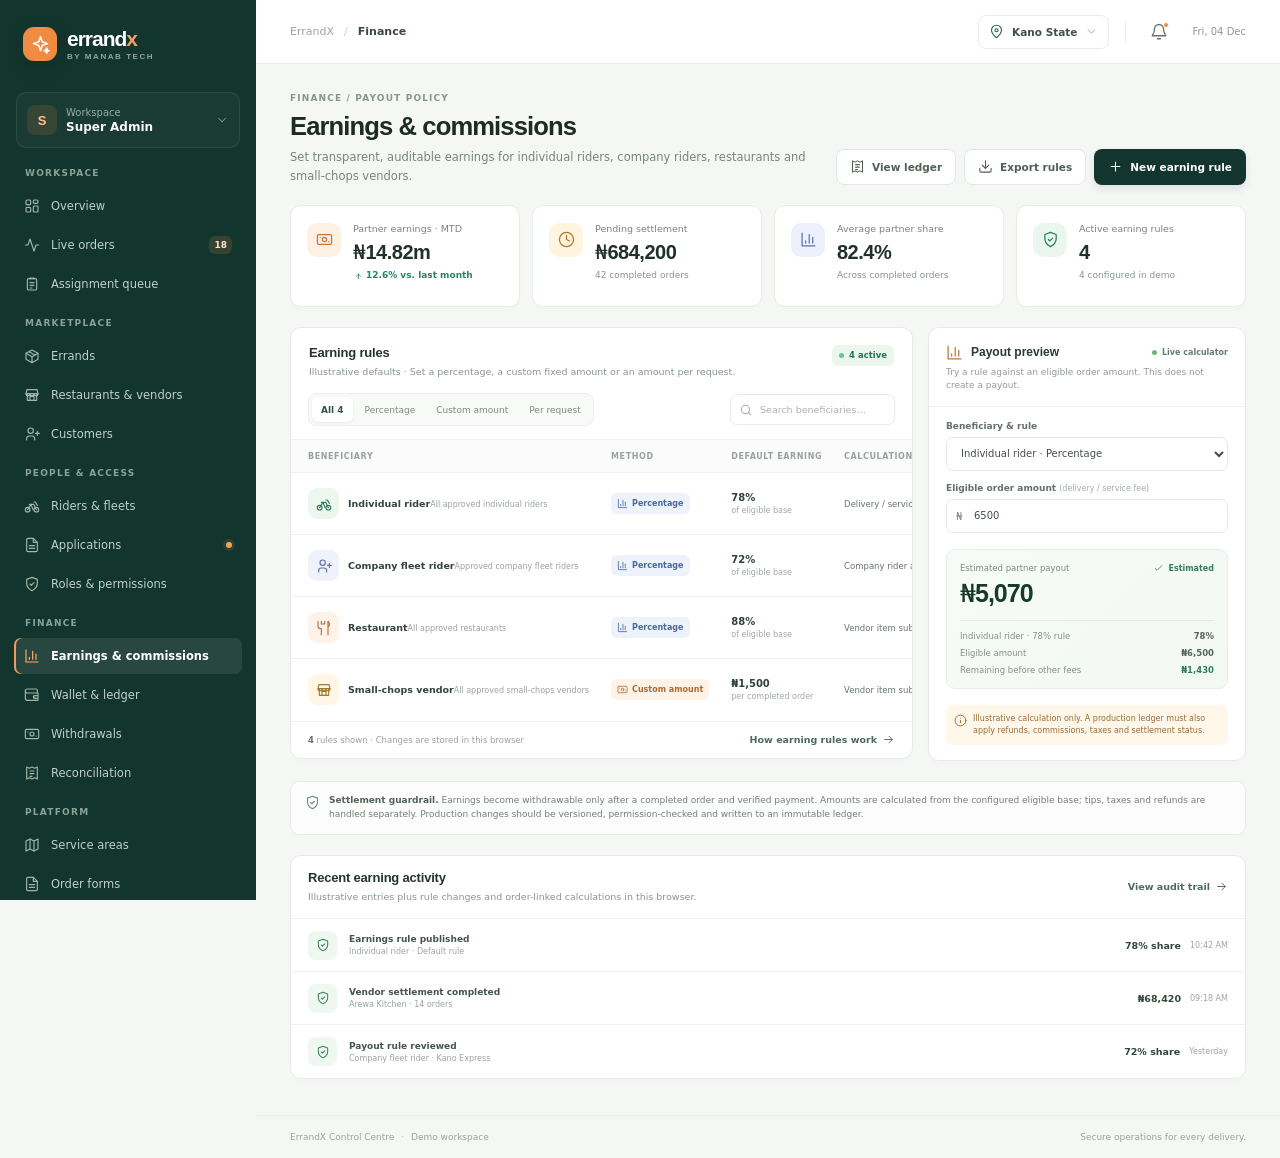
<file: index.html>
<!doctype html>
<html lang="en">
<head>
  <meta charset="utf-8">
  <meta name="viewport" content="width=device-width, initial-scale=1">
  <meta name="theme-color" content="#102d27">
  <meta name="description" content="ErrandX operations and earnings control centre">
  <title>ErrandX · Control Centre</title>
  <link rel="stylesheet" href="styles.css">
  <script src="app.js" defer></script>
</head>
<body>
  <svg class="icon-library" xmlns="http://www.w3.org/2000/svg" aria-hidden="true">
    <symbol id="i-grid" viewBox="0 0 24 24"><rect x="3" y="3" width="7" height="7" rx="1.5"/><rect x="14" y="3" width="7" height="5" rx="1.5"/><rect x="14" y="12" width="7" height="9" rx="1.5"/><rect x="3" y="14" width="7" height="7" rx="1.5"/></symbol>
    <symbol id="i-activity" viewBox="0 0 24 24"><path d="M22 12h-4l-3 9L9 3l-3 9H2"/></symbol>
    <symbol id="i-clipboard" viewBox="0 0 24 24"><rect x="5" y="4" width="14" height="17" rx="2"/><path d="M9 4.5V3h6v1.5M9 10h6M9 14h6M9 18h3"/></symbol>
    <symbol id="i-package" viewBox="0 0 24 24"><path d="m12 3 9 5-9 5-9-5 9-5Z"/><path d="M3 8v9l9 5 9-5V8M12 13v9M7.5 5.5l9 5"/></symbol>
    <symbol id="i-store" viewBox="0 0 24 24"><path d="M3 10h18l-1.4-6H4.4L3 10Z"/><path d="M5 10v10h14V10M9 20v-6h6v6M3 10a3 3 0 0 0 6 0 3 3 0 0 0 6 0 3 3 0 0 0 6 0"/></symbol>
    <symbol id="i-users" viewBox="0 0 24 24"><path d="M16 21v-2a4 4 0 0 0-4-4H8a4 4 0 0 0-4 4v2M10 11a4 4 0 1 0 0-8 4 4 0 0 0 0 8ZM20 8v6M23 11h-6"/></symbol>
    <symbol id="i-bike" viewBox="0 0 24 24"><circle cx="5.5" cy="17.5" r="3.5"/><circle cx="18.5" cy="17.5" r="3.5"/><path d="M15 6h2l3 5M5.5 17.5l5-8h4l4 8M8 9.5h5M10.5 9.5l3 8"/></symbol>
    <symbol id="i-building" viewBox="0 0 24 24"><path d="M3 21h18M5 21V5l7-3 7 3v16M9 8h.01M15 8h.01M9 12h.01M15 12h.01M10 21v-4h4v4"/></symbol>
    <symbol id="i-shield" viewBox="0 0 24 24"><path d="M12 22s8-4 8-11V5l-8-3-8 3v6c0 7 8 11 8 11Z"/><path d="m9 12 2 2 4-4"/></symbol>
    <symbol id="i-wallet" viewBox="0 0 24 24"><path d="M20 8V5a2 2 0 0 0-2-2H5a3 3 0 0 0 0 6h16v11H5a3 3 0 0 1-3-3V6"/><path d="M20 13h-4a2 2 0 0 0 0 4h4M16 15h.01"/></symbol>
    <symbol id="i-banknote" viewBox="0 0 24 24"><rect x="2" y="5" width="20" height="14" rx="2"/><circle cx="12" cy="12" r="3"/><path d="M6 9h.01M18 15h.01"/></symbol>
    <symbol id="i-chart" viewBox="0 0 24 24"><path d="M3 3v18h18M18 17V9M13 17V5M8 17v-3"/></symbol>
    <symbol id="i-map" viewBox="0 0 24 24"><path d="m3 6 6-3 6 3 6-3v15l-6 3-6-3-6 3V6Z"/><path d="M9 3v15M15 6v15"/></symbol>
    <symbol id="i-file" viewBox="0 0 24 24"><path d="M14 2H6a2 2 0 0 0-2 2v16a2 2 0 0 0 2 2h12a2 2 0 0 0 2-2V8Z"/><path d="M14 2v6h6M8 13h8M8 17h8"/></symbol>
    <symbol id="i-globe" viewBox="0 0 24 24"><circle cx="12" cy="12" r="10"/><path d="M2 12h20M12 2a15 15 0 0 1 0 20M12 2a15 15 0 0 0 0 20"/></symbol>
    <symbol id="i-settings" viewBox="0 0 24 24"><path d="M12 8a4 4 0 1 0 0 8 4 4 0 0 0 0-8Z"/><path d="m19.4 15 .1.1a1.7 1.7 0 0 1-2.4 2.4l-.1-.1a1.7 1.7 0 0 0-2.9 1.2v.2a1.7 1.7 0 0 1-3.4 0v-.2a1.7 1.7 0 0 0-2.9-1.2l-.1.1a1.7 1.7 0 1 1-2.4-2.4l.1-.1a1.7 1.7 0 0 0-1.2-2.9H4a1.7 1.7 0 0 1 0-3.4h.2a1.7 1.7 0 0 0 1.2-2.9l-.1-.1a1.7 1.7 0 1 1 2.4-2.4l.1.1a1.7 1.7 0 0 0 2.9-1.2V2a1.7 1.7 0 0 1 3.4 0v.2a1.7 1.7 0 0 0 2.9 1.2l.1-.1a1.7 1.7 0 1 1 2.4 2.4l-.1.1a1.7 1.7 0 0 0 1.2 2.9h.2a1.7 1.7 0 0 1 0 3.4h-.2a1.7 1.7 0 0 0-1.2 2.9Z"/></symbol>
    <symbol id="i-search" viewBox="0 0 24 24"><circle cx="11" cy="11" r="7"/><path d="m20 20-4-4"/></symbol>
    <symbol id="i-bell" viewBox="0 0 24 24"><path d="M18 8a6 6 0 0 0-12 0c0 7-3 7-3 9h18c0-2-3-2-3-9M10 21h4"/></symbol>
    <symbol id="i-plus" viewBox="0 0 24 24"><path d="M12 5v14M5 12h14"/></symbol>
    <symbol id="i-download" viewBox="0 0 24 24"><path d="M21 15v4a2 2 0 0 1-2 2H5a2 2 0 0 1-2-2v-4M7 10l5 5 5-5M12 15V3"/></symbol>
    <symbol id="i-more" viewBox="0 0 24 24"><circle cx="5" cy="12" r="1"/><circle cx="12" cy="12" r="1"/><circle cx="19" cy="12" r="1"/></symbol>
    <symbol id="i-chevron" viewBox="0 0 24 24"><path d="m6 9 6 6 6-6"/></symbol>
    <symbol id="i-arrow-up" viewBox="0 0 24 24"><path d="m7 14 5-5 5 5M12 19V9"/></symbol>
    <symbol id="i-arrow-right" viewBox="0 0 24 24"><path d="M5 12h14M13 6l6 6-6 6"/></symbol>
    <symbol id="i-edit" viewBox="0 0 24 24"><path d="M12 20h9M16.5 3.5a2.1 2.1 0 0 1 3 3L8 18l-4 1 1-4Z"/></symbol>
    <symbol id="i-close" viewBox="0 0 24 24"><path d="m18 6-12 12M6 6l12 12"/></symbol>
    <symbol id="i-check" viewBox="0 0 24 24"><path d="m5 12 4 4L19 6"/></symbol>
    <symbol id="i-info" viewBox="0 0 24 24"><circle cx="12" cy="12" r="10"/><path d="M12 16v-4M12 8h.01"/></symbol>
    <symbol id="i-utensils" viewBox="0 0 24 24"><path d="M3 2v7a4 4 0 0 0 4 4h1v9M8 2v4M13 2v4M8 6h5M18 2v20M18 2c3 2 3 7 0 9"/></symbol>
    <symbol id="i-receipt" viewBox="0 0 24 24"><path d="M4 3v18l4-2 4 2 4-2 4 2V3l-4 2-4-2-4 2-4-2Z"/><path d="M9 9h6M9 13h6M9 17h3"/></symbol>
    <symbol id="i-pin" viewBox="0 0 24 24"><path d="M20 10c0 5-8 12-8 12S4 15 4 10a8 8 0 1 1 16 0Z"/><circle cx="12" cy="10" r="2.5"/></symbol>
    <symbol id="i-mail" viewBox="0 0 24 24"><rect x="3" y="5" width="18" height="14" rx="2"/><path d="m3 7 9 6 9-6"/></symbol>
    <symbol id="i-lock" viewBox="0 0 24 24"><rect x="4" y="10" width="16" height="11" rx="2"/><path d="M8 10V7a4 4 0 1 1 8 0v3M12 14v3"/></symbol>
    <symbol id="i-spark" viewBox="0 0 24 24"><path d="m12 3 1.9 5.8L20 11l-6.1 2.2L12 19l-1.9-5.8L4 11l6.1-2.2L12 3ZM19 16l.8 2.2L22 19l-2.2.8L19 22l-.8-2.2L16 19l2.2-.8L19 16Z"/></symbol>
    <symbol id="i-menu" viewBox="0 0 24 24"><path d="M4 6h16M4 12h16M4 18h16"/></symbol>
    <symbol id="i-send" viewBox="0 0 24 24"><path d="m22 2-7 20-4-9-9-4 20-7ZM22 2 11 13"/></symbol>
    <symbol id="i-clock" viewBox="0 0 24 24"><circle cx="12" cy="12" r="10"/><path d="M12 6v6l4 2"/></symbol>
  </svg>

  <div class="app-shell">
    <div class="sidebar-scrim" id="sidebarScrim"></div>
    <aside class="sidebar" id="sidebar">
      <a class="brand" href="#" data-page="earnings" aria-label="ErrandX control centre home">
        <span class="brand-mark"><svg><use href="#i-spark"></use></svg></span>
        <span class="brand-name">errand<span>x</span><small>BY MANAB TECH</small></span>
      </a>

      <div class="workspace-switcher">
        <div class="workspace-icon">S</div>
        <div class="workspace-copy"><span>Workspace</span><strong>Super Admin</strong></div>
        <svg class="icon"><use href="#i-chevron"></use></svg>
      </div>

      <nav class="side-nav" aria-label="Main navigation">
        <div class="nav-group">
          <span class="nav-label">WORKSPACE</span>
          <a class="nav-link" href="#overview" data-page="overview"><svg class="icon"><use href="#i-grid"></use></svg><span>Overview</span></a>
          <a class="nav-link" href="#live-orders" data-page="live-orders"><svg class="icon"><use href="#i-activity"></use></svg><span>Live orders</span><span class="nav-count">18</span></a>
          <a class="nav-link" href="#assignment-queue" data-page="assignment-queue"><svg class="icon"><use href="#i-clipboard"></use></svg><span>Assignment queue</span></a>
        </div>
        <div class="nav-group">
          <span class="nav-label">MARKETPLACE</span>
          <a class="nav-link" href="#errands" data-page="errands"><svg class="icon"><use href="#i-package"></use></svg><span>Errands</span></a>
          <a class="nav-link" href="#vendors" data-page="vendors"><svg class="icon"><use href="#i-store"></use></svg><span>Restaurants &amp; vendors</span></a>
          <a class="nav-link" href="#customers" data-page="customers"><svg class="icon"><use href="#i-users"></use></svg><span>Customers</span></a>
        </div>
        <div class="nav-group">
          <span class="nav-label">PEOPLE &amp; ACCESS</span>
          <a class="nav-link" href="#riders" data-page="riders"><svg class="icon"><use href="#i-bike"></use></svg><span>Riders &amp; fleets</span></a>
          <a class="nav-link" href="#applications" data-page="applications"><svg class="icon"><use href="#i-file"></use></svg><span>Applications</span><span class="nav-dot"></span></a>
          <a class="nav-link" href="#roles" data-page="roles"><svg class="icon"><use href="#i-shield"></use></svg><span>Roles &amp; permissions</span></a>
        </div>
        <div class="nav-group">
          <span class="nav-label">FINANCE</span>
          <a class="nav-link active" href="#earnings" data-page="earnings"><svg class="icon"><use href="#i-chart"></use></svg><span>Earnings &amp; commissions</span></a>
          <a class="nav-link" href="#ledger" data-page="ledger"><svg class="icon"><use href="#i-wallet"></use></svg><span>Wallet &amp; ledger</span></a>
          <a class="nav-link" href="#withdrawals" data-page="withdrawals"><svg class="icon"><use href="#i-banknote"></use></svg><span>Withdrawals</span></a>
          <a class="nav-link" href="#reconciliation" data-page="reconciliation"><svg class="icon"><use href="#i-receipt"></use></svg><span>Reconciliation</span></a>
        </div>
        <div class="nav-group">
          <span class="nav-label">PLATFORM</span>
          <a class="nav-link" href="#locations" data-page="locations"><svg class="icon"><use href="#i-map"></use></svg><span>Service areas</span></a>
          <a class="nav-link" href="#order-forms" data-page="order-forms"><svg class="icon"><use href="#i-file"></use></svg><span>Order forms</span></a>
          <a class="nav-link" href="#website" data-page="website"><svg class="icon"><use href="#i-globe"></use></svg><span>Website builder</span></a>
          <a class="nav-link" href="#features" data-page="features"><svg class="icon"><use href="#i-settings"></use></svg><span>Feature controls</span></a>
          <a class="nav-link" href="#settings" data-page="settings"><svg class="icon"><use href="#i-settings"></use></svg><span>Settings</span></a>
        </div>
      </nav>

      <div class="sidebar-bottom">
        <div class="system-health"><span class="health-pulse"></span><span><strong>Demo interface ready</strong><small>No live integrations</small></span><svg class="icon"><use href="#i-arrow-right"></use></svg></div>
        <button class="profile-card" type="button" id="profileButton">
          <span class="avatar admin-avatar">AO</span>
          <span class="profile-copy"><strong>Admin Owner</strong><small>Root account</small></span>
          <svg class="icon"><use href="#i-more"></use></svg>
        </button>
      </div>
    </aside>

    <div class="main-shell">
      <header class="topbar">
        <div class="topbar-left">
          <button class="icon-button menu-toggle" id="menuToggle" type="button" aria-label="Open navigation"><svg class="icon"><use href="#i-menu"></use></svg></button>
          <div class="breadcrumb"><span>ErrandX</span><span class="breadcrumb-slash">/</span><strong id="breadcrumbCurrent">Finance</strong></div>
        </div>
        <div class="topbar-right">
          <div class="location-wrapper">
            <button class="location-select" id="locationButton" type="button" aria-expanded="false"><svg class="icon"><use href="#i-pin"></use></svg><span id="currentLocation">Kano State</span><svg class="icon chevron"><use href="#i-chevron"></use></svg></button>
            <div class="popover location-popover" id="locationPopover" hidden>
              <span class="popover-label">OPERATING VIEW</span>
              <button class="popover-option selected" data-location="Kano State">Kano State <svg class="icon"><use href="#i-check"></use></svg></button>
              <button class="popover-option" data-location="All locations">All locations</button>
              <button class="popover-option" data-location="Kano Municipal">Kano Municipal</button>
              <button class="popover-option" data-location="Nassarawa LGA">Nassarawa LGA</button>
            </div>
          </div>
          <span class="topbar-divider"></span>
          <button class="icon-button notification-button" id="notificationButton" type="button" aria-label="Notifications"><svg class="icon"><use href="#i-bell"></use></svg><span class="notification-dot"></span></button>
          <span class="topbar-date" id="currentDate">Mon, 19 Oct</span>
        </div>
      </header>

      <main class="main-content" id="mainContent" tabindex="-1"></main>
      <footer class="app-footer"><span>ErrandX Control Centre <span class="footer-dot">·</span> Demo workspace</span><span>Secure operations for every delivery.</span></footer>
    </div>
  </div>

  <div class="modal-root" id="modalRoot"></div>
  <div class="toast-region" id="toastRegion" aria-live="polite" aria-atomic="true"></div>
</body>
</html>
</file>
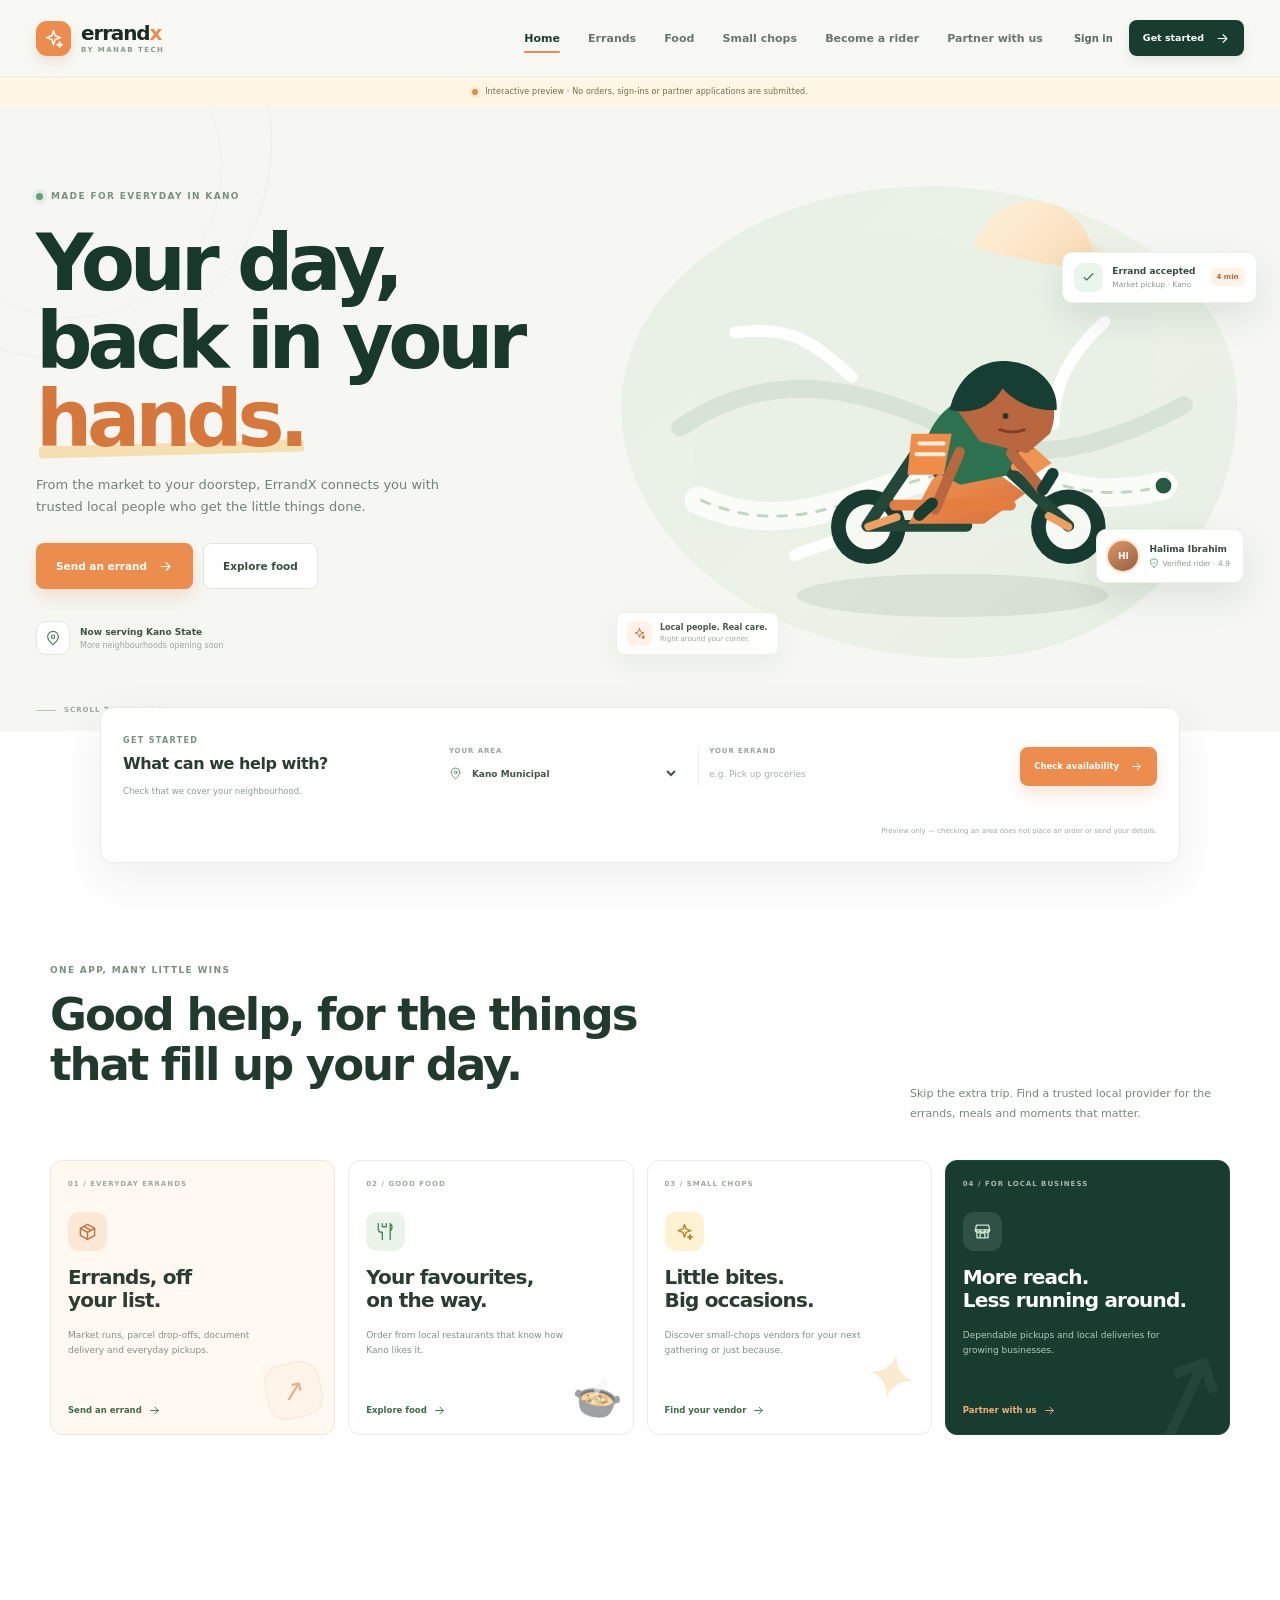
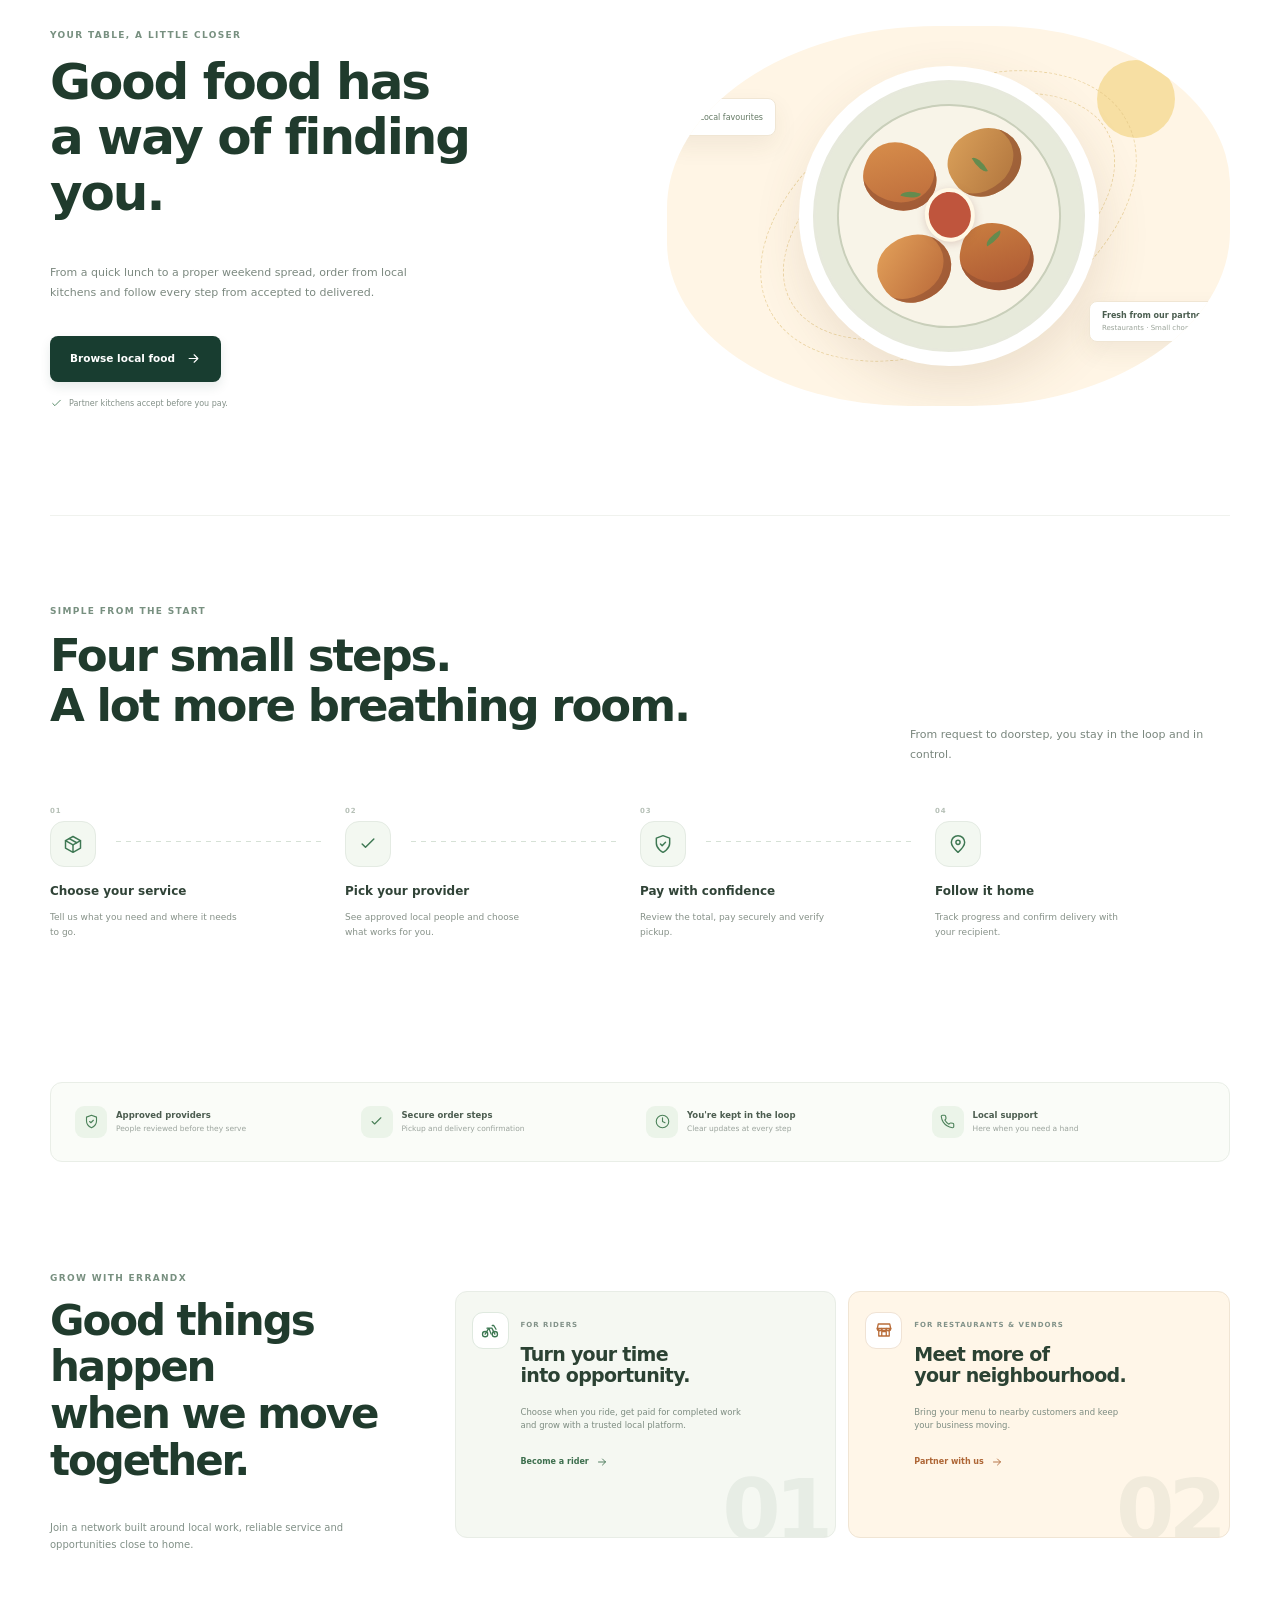
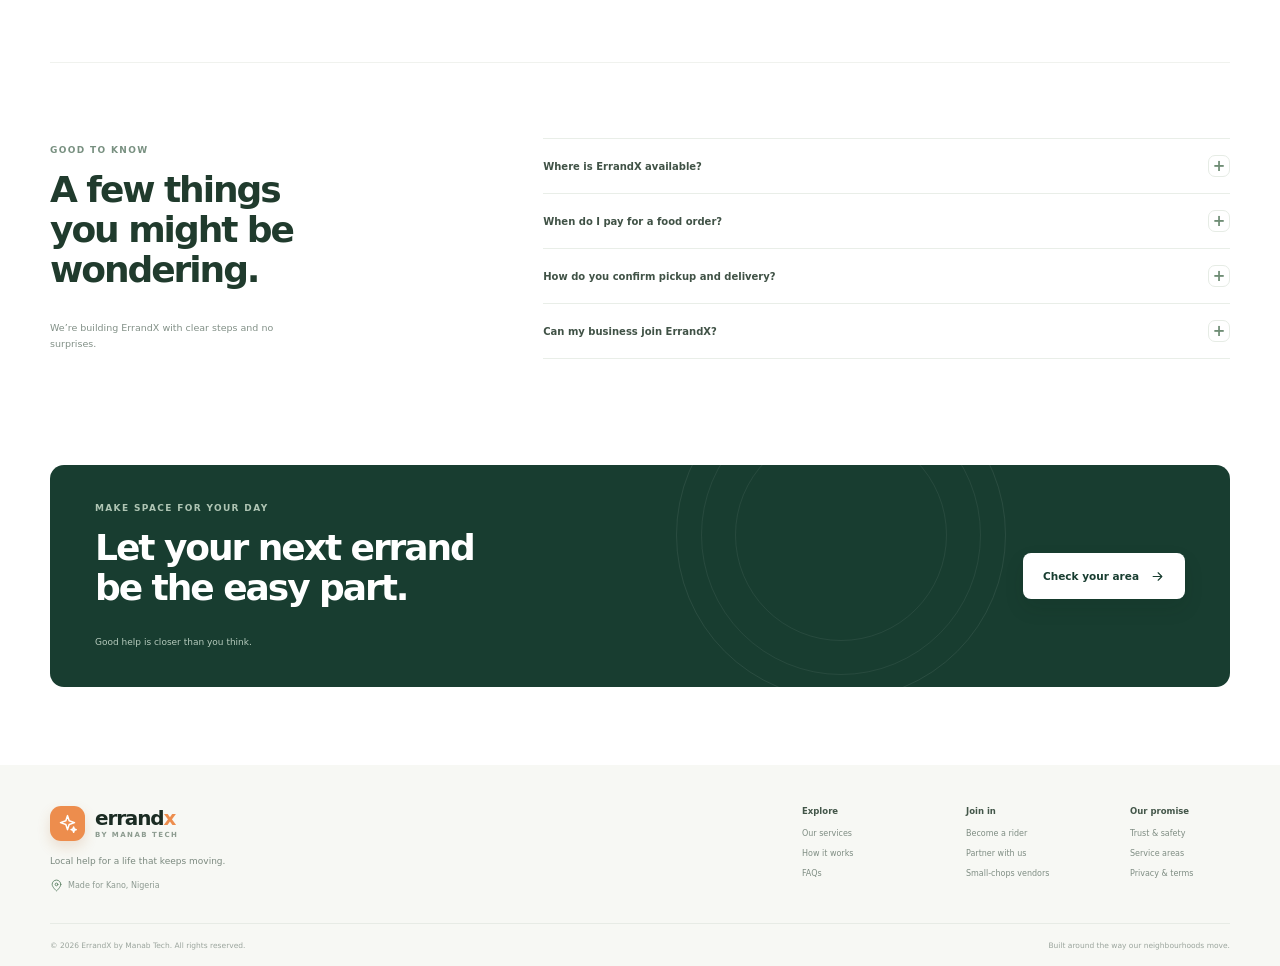
<file: site.html>
<!doctype html>
<html lang="en">
<head>
  <meta charset="utf-8">
  <meta name="viewport" content="width=device-width, initial-scale=1">
  <meta name="theme-color" content="#f6f7f3">
  <meta name="description" content="ErrandX connects Kano with trusted local errand runners, restaurants and small-chops vendors.">
  <title>ErrandX — Your day, handled</title>
  <link rel="stylesheet" href="site.css">
  <script src="site.js" defer></script>
</head>
<body>
  <svg class="site-icon-library" xmlns="http://www.w3.org/2000/svg" aria-hidden="true">
    <symbol id="s-spark" viewBox="0 0 24 24"><path d="m12 3 1.9 5.8L20 11l-6.1 2.2L12 19l-1.9-5.8L4 11l6.1-2.2L12 3ZM19 16l.8 2.2L22 19l-2.2.8L19 22l-.8-2.2L16 19l2.2-.8L19 16Z"/></symbol>
    <symbol id="s-arrow" viewBox="0 0 24 24"><path d="M5 12h14M13 6l6 6-6 6"/></symbol>
    <symbol id="s-pin" viewBox="0 0 24 24"><path d="M20 10c0 5-8 12-8 12S4 15 4 10a8 8 0 1 1 16 0Z"/><circle cx="12" cy="10" r="2.5"/></symbol>
    <symbol id="s-package" viewBox="0 0 24 24"><path d="m12 3 9 5-9 5-9-5 9-5Z"/><path d="M3 8v9l9 5 9-5V8M12 13v9M7.5 5.5l9 5"/></symbol>
    <symbol id="s-store" viewBox="0 0 24 24"><path d="M3 10h18l-1.4-6H4.4L3 10Z"/><path d="M5 10v10h14V10M9 20v-6h6v6M3 10a3 3 0 0 0 6 0 3 3 0 0 0 6 0 3 3 0 0 0 6 0"/></symbol>
    <symbol id="s-bike" viewBox="0 0 24 24"><circle cx="5.5" cy="17.5" r="3.5"/><circle cx="18.5" cy="17.5" r="3.5"/><path d="M15 6h2l3 5M5.5 17.5l5-8h4l4 8M8 9.5h5M10.5 9.5l3 8"/></symbol>
    <symbol id="s-utensils" viewBox="0 0 24 24"><path d="M3 2v7a4 4 0 0 0 4 4h1v9M8 2v4M13 2v4M8 6h5M18 2v20M18 2c3 2 3 7 0 9"/></symbol>
    <symbol id="s-check" viewBox="0 0 24 24"><path d="m5 12 4 4L19 6"/></symbol>
    <symbol id="s-clock" viewBox="0 0 24 24"><circle cx="12" cy="12" r="10"/><path d="M12 6v6l4 2"/></symbol>
    <symbol id="s-shield" viewBox="0 0 24 24"><path d="M12 22s8-4 8-11V5l-8-3-8 3v6c0 7 8 11 8 11Z"/><path d="m9 12 2 2 4-4"/></symbol>
    <symbol id="s-menu" viewBox="0 0 24 24"><path d="M4 6h16M4 12h16M4 18h16"/></symbol>
    <symbol id="s-close" viewBox="0 0 24 24"><path d="m18 6-12 12M6 6l12 12"/></symbol>
    <symbol id="s-phone" viewBox="0 0 24 24"><path d="M22 16.9v3a2 2 0 0 1-2.2 2 19.8 19.8 0 0 1-8.6-3.1A19.5 19.5 0 0 1 5.2 13 19.8 19.8 0 0 1 2.1 4.3 2 2 0 0 1 4.1 2h3a2 2 0 0 1 2 1.7l.5 3a2 2 0 0 1-.6 1.7L7.7 9.7a16 16 0 0 0 6.6 6.6l1.3-1.3a2 2 0 0 1 1.7-.6l3 .5a2 2 0 0 1 1.7 2Z"/></symbol>
  </svg>

  <header class="site-header">
    <div class="site-header-inner">
      <a class="site-brand" href="#top" aria-label="ErrandX home">
        <span class="site-brand-mark"><svg class="site-icon"><use href="#s-spark"></use></svg></span>
        <span class="site-brand-word">errand<span>x</span><small>BY MANAB TECH</small></span>
      </a>
      <button class="site-menu-toggle" id="siteMenuToggle" type="button" aria-label="Open menu" aria-expanded="false"><svg class="site-icon"><use href="#s-menu"></use></svg></button>
      <nav class="site-nav" id="siteNav" aria-label="Main navigation">
        <a class="nav-current" href="#top">Home</a>
        <a href="#services">Errands</a>
        <a href="#food">Food</a>
        <a href="#small-chops">Small chops</a>
        <a href="#partners">Become a rider</a>
        <a href="#partners">Partner with us</a>
      </nav>
      <div class="site-header-actions">
        <button class="site-sign-in" type="button" data-demo-action="Sign in">Sign in</button>
        <a class="site-button site-button-dark site-button-small" href="#start">Get started <svg class="site-icon"><use href="#s-arrow"></use></svg></a>
      </div>
    </div>
  </header>
  <div class="preview-notice"><span class="preview-notice-dot"></span> Interactive preview · No orders, sign-ins or partner applications are submitted.</div>

  <main id="top">
    <section class="hero-section">
      <div class="hero-container">
        <div class="hero-copy">
          <div class="hero-eyebrow"><span class="eyebrow-dot"></span> MADE FOR EVERYDAY IN KANO</div>
          <h1>Your day,<br>back in your <span>hands.</span></h1>
          <p class="hero-lead">From the market to your doorstep, ErrandX connects you with trusted local people who get the little things done.</p>
          <div class="hero-actions">
            <a class="site-button site-button-primary" href="#start">Send an errand <svg class="site-icon"><use href="#s-arrow"></use></svg></a>
            <a class="site-button site-button-outline" href="#food">Explore food</a>
          </div>
          <div class="hero-reassurance"><span class="reassurance-icon"><svg class="site-icon"><use href="#s-pin"></use></svg></span><span><strong>Now serving Kano State</strong><small>More neighbourhoods opening soon</small></span></div>
        </div>

        <div class="hero-art" aria-label="Illustration of a local ErrandX rider making a delivery" role="img">
          <div class="art-backdrop"></div>
          <svg class="courier-art" viewBox="0 0 620 520" role="presentation" aria-hidden="true">
            <defs>
              <linearGradient id="artSun" x1="0" y1="0" x2="1" y2="1"><stop offset="0" stop-color="#fff2dc"/><stop offset="1" stop-color="#f7d4aa"/></linearGradient>
              <linearGradient id="scooterPaint" x1="0" y1="0" x2="1" y2="1"><stop offset="0" stop-color="#f29a56"/><stop offset="1" stop-color="#d96e38"/></linearGradient>
            </defs>
            <circle cx="415" cy="104" r="62" fill="url(#artSun)"/>
            <path d="M74 178c51-99 174-125 274-91 74 25 124 14 190 55v238H66Z" fill="#e9f1e7"/>
            <path d="M55 273c104-71 203-32 280 3 65 29 125 31 234-26" fill="none" stroke="#d6e3d5" stroke-width="18" stroke-linecap="round"/>
            <path d="M74 347c115 52 202-39 296-31 62 5 91 37 177 16" fill="none" stroke="#f9fcf7" stroke-width="29" stroke-linecap="round"/>
            <path d="M77 347c115 52 202-39 296-31 62 5 91 37 177 16" fill="none" stroke="#c1d7c4" stroke-width="3" stroke-linecap="round" stroke-dasharray="9 11"/>
            <path d="M111 176c57-8 79 9 119 45M488 165c-34 31-52 62-52 104M172 403c39-15 64-24 101-19" fill="none" stroke="#fff" stroke-width="12" stroke-linecap="round"/>
            <circle cx="367" cy="320" r="13" fill="#f08b48" stroke="#fff" stroke-width="6"/>
            <circle cx="548" cy="332" r="11" fill="#255b41" stroke="#fff" stroke-width="6"/>
            <ellipse cx="333" cy="444" rx="159" ry="22" fill="#24472f" opacity=".09"/>
            <g transform="translate(163 167)">
              <circle cx="84" cy="207" r="38" fill="#183b31"/>
              <circle cx="84" cy="207" r="23" fill="#f7f9f4"/>
              <circle cx="288" cy="207" r="38" fill="#183b31"/>
              <circle cx="288" cy="207" r="23" fill="#f7f9f4"/>
              <path d="M83 206l57-85 44 85h-101l42-61h98l65 61M186 108h40l28 29M210 106h22" fill="none" stroke="#23483a" stroke-width="12" stroke-linecap="round" stroke-linejoin="round"/>
              <path d="M149 159c20-18 48-20 69-5l26 19-42 31h-77Z" fill="url(#scooterPaint)"/>
              <path d="M111 185h118" stroke="#e47d40" stroke-width="11" stroke-linecap="round"/>
              <path d="M226 132l28-5 17 15-16 11-25-4" fill="#ef9453"/>
              <path d="M142 122c12-40 49-59 81-43l25 33-24 43-46 9-31-16Z" fill="#2d7250"/>
              <path d="M174 87c10-31 39-47 70-36 27 10 36 37 25 61l-23 20-48-12Z" fill="#b9673f"/>
              <path d="M167 88c8-37 36-57 71-48 23 6 40 25 38 48-24 1-42-8-55-22-11 18-28 27-54 22Z" fill="#173e32"/>
              <path d="M218 108c9 3 18 3 25 0" fill="none" stroke="#7c3f2d" stroke-width="3" stroke-linecap="round"/>
              <circle cx="224" cy="94" r="3" fill="#233e32"/>
              <path d="M177 131l-25 58M230 132l31 37" stroke="#b9673f" stroke-width="11" stroke-linecap="round"/>
              <path d="M149 183l-13 12M262 169l10-16" stroke="#173e32" stroke-width="12" stroke-linecap="round"/>
              <path d="M128 112h41l-8 42h-37Z" fill="#f08b48"/>
              <path d="M136 122h25M133 133h28" stroke="#fff0de" stroke-width="4" stroke-linecap="round"/>
              <path d="M84 207l29-10M288 207l-20-11" stroke="#f0a05e" stroke-width="8" stroke-linecap="round"/>
            </g>
          </svg>
          <div class="floating-status status-accepted"><span class="status-check"><svg class="site-icon"><use href="#s-check"></use></svg></span><span><strong>Errand accepted</strong><small>Market pickup · Kano</small></span><span class="status-time">4 min</span></div>
          <div class="floating-status status-rider"><span class="rider-avatar">HI</span><span><strong>Halima Ibrahim</strong><small><svg class="site-icon"><use href="#s-shield"></use></svg> Verified rider · 4.9</small></span></div>
          <div class="art-caption"><span class="caption-spark"><svg class="site-icon"><use href="#s-spark"></use></svg></span><span><strong>Local people. Real care.</strong><small>Right around your corner.</small></span></div>
        </div>
      </div>
      <div class="hero-scroll-mark" aria-hidden="true"><span></span> SCROLL TO EXPLORE</div>
    </section>

    <section class="quick-request" id="start" aria-labelledby="quickTitle">
      <div class="quick-request-intro"><span class="section-kicker">GET STARTED</span><h2 id="quickTitle">What can we help with?</h2><p>Check that we cover your neighbourhood.</p></div>
      <form class="quick-request-form" id="coverageForm">
        <label class="quick-field"><span>YOUR AREA</span><span class="quick-input-row"><svg class="site-icon"><use href="#s-pin"></use></svg><select id="coverageArea" aria-label="Select your service area"><option value="Kano Municipal">Kano Municipal</option><option value="Nassarawa LGA">Nassarawa LGA</option><option value="Tarauni LGA">Tarauni LGA</option><option value="Gwale LGA">Gwale LGA</option><option value="Other">Another area</option></select></span></label>
        <label class="quick-field request-need-field"><span>YOUR ERRAND</span><input id="quickNeed" type="text" maxlength="100" placeholder="e.g. Pick up groceries" aria-label="Briefly describe what you need"></label>
        <button class="site-button site-button-primary quick-submit" type="submit">Check availability <svg class="site-icon"><use href="#s-arrow"></use></svg></button>
      </form>
      <p class="quick-preview-note">Preview only — checking an area does not place an order or send your details.</p>
    </section>

    <section class="section services-section" id="services">
      <div class="section-heading"><div><span class="section-kicker">ONE APP, MANY LITTLE WINS</span><h2>Good help, for the things<br>that fill up your day.</h2></div><p>Skip the extra trip. Find a trusted local provider for the errands, meals and moments that matter.</p></div>
      <div class="service-grid">
        <a class="service-card service-card-featured" href="#start" data-service="Errand help">
          <span class="service-number">01 / EVERYDAY ERRANDS</span><span class="service-icon icon-orange"><svg class="site-icon"><use href="#s-package"></use></svg></span>
          <h3>Errands, off<br>your list.</h3><p>Market runs, parcel drop-offs, document delivery and everyday pickups.</p><span class="service-link">Send an errand <svg class="site-icon"><use href="#s-arrow"></use></svg></span><span class="service-decoration decoration-bag">↗</span>
        </a>
        <a class="service-card" href="#food" data-service="Food delivery">
          <span class="service-number">02 / GOOD FOOD</span><span class="service-icon icon-green"><svg class="site-icon"><use href="#s-utensils"></use></svg></span>
          <h3>Your favourites,<br>on the way.</h3><p>Order from local restaurants that know how Kano likes it.</p><span class="service-link">Explore food <svg class="site-icon"><use href="#s-arrow"></use></svg></span><span class="food-illustration" aria-hidden="true">🍲</span>
        </a>
        <a class="service-card" href="#small-chops" data-service="Small chops">
          <span class="service-number">03 / SMALL CHOPS</span><span class="service-icon icon-yellow"><svg class="site-icon"><use href="#s-spark"></use></svg></span>
          <h3>Little bites.<br>Big occasions.</h3><p>Discover small-chops vendors for your next gathering or just because.</p><span class="service-link">Find your vendor <svg class="site-icon"><use href="#s-arrow"></use></svg></span><span class="chops-illustration" aria-hidden="true">✦</span>
        </a>
        <a class="service-card service-card-dark" href="#partners" data-service="Business delivery">
          <span class="service-number">04 / FOR LOCAL BUSINESS</span><span class="service-icon icon-mint"><svg class="site-icon"><use href="#s-store"></use></svg></span>
          <h3>More reach.<br>Less running around.</h3><p>Dependable pickups and local deliveries for growing businesses.</p><span class="service-link">Partner with us <svg class="site-icon"><use href="#s-arrow"></use></svg></span><span class="business-illustration" aria-hidden="true">↗</span>
        </a>
      </div>
    </section>

    <section class="section food-section" id="food">
      <div class="food-copy"><span class="section-kicker">YOUR TABLE, A LITTLE CLOSER</span><h2>Good food has<br>a way of finding you.</h2><p>From a quick lunch to a proper weekend spread, order from local kitchens and follow every step from accepted to delivered.</p><a class="site-button site-button-dark" href="#start" data-demo-action="Food ordering">Browse local food <svg class="site-icon"><use href="#s-arrow"></use></svg></a><div class="food-note"><svg class="site-icon"><use href="#s-check"></use></svg> Partner kitchens accept before you pay.</div></div>
      <div class="food-showcase" id="small-chops">
        <div class="food-sun"></div><div class="food-plate"><div class="plate-rim"><div class="plate-food food-one"></div><div class="plate-food food-two"></div><div class="plate-food food-three"></div><div class="plate-food food-four"></div><div class="plate-dip"></div><span class="herb herb-one"></span><span class="herb herb-two"></span><span class="herb herb-three"></span></div></div>
        <div class="food-tag tag-top"><span>✦</span> Local favourites</div><div class="food-tag tag-bottom"><strong>Fresh from our partners</strong><small>Restaurants · Small chops · More</small></div>
        <span class="showcase-orbit orbit-one"></span><span class="showcase-orbit orbit-two"></span>
      </div>
    </section>

    <section class="section how-section" id="how-it-works">
      <div class="section-heading how-heading"><div><span class="section-kicker">SIMPLE FROM THE START</span><h2>Four small steps.<br>A lot more breathing room.</h2></div><p>From request to doorstep, you stay in the loop and in control.</p></div>
      <div class="how-grid">
        <article class="how-step"><span class="how-number">01</span><span class="how-icon"><svg class="site-icon"><use href="#s-package"></use></svg></span><h3>Choose your service</h3><p>Tell us what you need and where it needs to go.</p></article>
        <article class="how-step"><span class="how-number">02</span><span class="how-icon"><svg class="site-icon"><use href="#s-check"></use></svg></span><h3>Pick your provider</h3><p>See approved local people and choose what works for you.</p></article>
        <article class="how-step"><span class="how-number">03</span><span class="how-icon"><svg class="site-icon"><use href="#s-shield"></use></svg></span><h3>Pay with confidence</h3><p>Review the total, pay securely and verify pickup.</p></article>
        <article class="how-step"><span class="how-number">04</span><span class="how-icon"><svg class="site-icon"><use href="#s-pin"></use></svg></span><h3>Follow it home</h3><p>Track progress and confirm delivery with your recipient.</p></article>
      </div>
    </section>

    <section class="trust-strip" aria-label="ErrandX safety commitments">
      <div class="trust-item"><span class="trust-icon"><svg class="site-icon"><use href="#s-shield"></use></svg></span><span><strong>Approved providers</strong><small>People reviewed before they serve</small></span></div>
      <div class="trust-item"><span class="trust-icon"><svg class="site-icon"><use href="#s-check"></use></svg></span><span><strong>Secure order steps</strong><small>Pickup and delivery confirmation</small></span></div>
      <div class="trust-item"><span class="trust-icon"><svg class="site-icon"><use href="#s-clock"></use></svg></span><span><strong>You're kept in the loop</strong><small>Clear updates at every step</small></span></div>
      <div class="trust-item"><span class="trust-icon"><svg class="site-icon"><use href="#s-phone"></use></svg></span><span><strong>Local support</strong><small>Here when you need a hand</small></span></div>
    </section>

    <section class="section partner-section" id="partners">
      <div class="partner-heading"><span class="section-kicker">GROW WITH ERRANDX</span><h2>Good things happen<br>when we move together.</h2><p>Join a network built around local work, reliable service and opportunities close to home.</p></div>
      <div class="partner-cards">
        <article class="partner-card rider-card"><span class="partner-card-icon"><svg class="site-icon"><use href="#s-bike"></use></svg></span><div><span class="partner-kicker">FOR RIDERS</span><h3>Turn your time<br>into opportunity.</h3><p>Choose when you ride, get paid for completed work and grow with a trusted local platform.</p><button type="button" class="partner-link" data-demo-action="Rider applications">Become a rider <svg class="site-icon"><use href="#s-arrow"></use></svg></button></div><span class="partner-card-mark" aria-hidden="true">01</span></article>
        <article class="partner-card vendor-card"><span class="partner-card-icon"><svg class="site-icon"><use href="#s-store"></use></svg></span><div><span class="partner-kicker">FOR RESTAURANTS &amp; VENDORS</span><h3>Meet more of<br>your neighbourhood.</h3><p>Bring your menu to nearby customers and keep your business moving.</p><button type="button" class="partner-link" data-demo-action="Partner applications">Partner with us <svg class="site-icon"><use href="#s-arrow"></use></svg></button></div><span class="partner-card-mark" aria-hidden="true">02</span></article>
      </div>
    </section>

    <section class="section faq-section" id="faq">
      <div class="faq-intro"><span class="section-kicker">GOOD TO KNOW</span><h2>A few things<br>you might be wondering.</h2><p>We’re building ErrandX with clear steps and no surprises.</p></div>
      <div class="faq-list">
        <details><summary>Where is ErrandX available?<span class="faq-plus">+</span></summary><p>We’re starting in selected service areas across Kano State. Choose your neighbourhood in the availability checker above to see the current demo coverage.</p></details>
        <details><summary>When do I pay for a food order?<span class="faq-plus">+</span></summary><p>The restaurant accepts your order before checkout. The platform confirms payment before pickup credentials are issued.</p></details>
        <details><summary>How do you confirm pickup and delivery?<span class="faq-plus">+</span></summary><p>ErrandX is designed for order-specific pickup and recipient verification. This website preview does not collect verification codes or make deliveries.</p></details>
        <details><summary>Can my business join ErrandX?<span class="faq-plus">+</span></summary><p>Restaurants, small-chops vendors, individual riders and fleet companies can apply to join the marketplace when onboarding opens in their service area.</p></details>
      </div>
    </section>

    <section class="closing-cta">
      <div class="closing-pattern" aria-hidden="true"></div><div class="closing-copy"><span class="section-kicker">MAKE SPACE FOR YOUR DAY</span><h2>Let your next errand<br>be the easy part.</h2><p>Good help is closer than you think.</p></div><a class="site-button site-button-light" href="#start">Check your area <svg class="site-icon"><use href="#s-arrow"></use></svg></a>
    </section>
  </main>

  <footer class="site-footer" id="footer">
    <div class="footer-main"><div class="footer-brand-block"><a class="site-brand footer-brand" href="#top"><span class="site-brand-mark"><svg class="site-icon"><use href="#s-spark"></use></svg></span><span class="site-brand-word">errand<span>x</span><small>BY MANAB TECH</small></span></a><p>Local help for a life that keeps moving.</p><span class="footer-location"><svg class="site-icon"><use href="#s-pin"></use></svg> Made for Kano, Nigeria</span></div>
      <div class="footer-links"><div><strong>Explore</strong><a href="#services">Our services</a><a href="#how-it-works">How it works</a><a href="#faq">FAQs</a></div><div><strong>Join in</strong><a href="#partners">Become a rider</a><a href="#partners">Partner with us</a><a href="#partners">Small-chops vendors</a></div><div><strong>Our promise</strong><a href="#faq">Trust &amp; safety</a><a href="#faq">Service areas</a><a href="#footer">Privacy &amp; terms</a></div></div>
    </div><div class="footer-bottom"><span>© <span id="footerYear">2026</span> ErrandX by Manab Tech. All rights reserved.</span><span>Built around the way our neighbourhoods move.</span></div>
  </footer>
  <div class="site-toast-region" id="siteToast" aria-live="polite" aria-atomic="true"></div>
</body>
</html>
</file>
<file: styles.css>
:root {
  --forest: #12352d;
  --forest-2: #1c4a3e;
  --forest-3: #286452;
  --ink: #17241f;
  --muted: #78827d;
  --muted-2: #9ba39f;
  --line: #e9ece9;
  --surface: #ffffff;
  --surface-soft: #f6f8f6;
  --canvas: #f5f7f5;
  --orange: #ef8b43;
  --orange-soft: #fff1e6;
  --green: #21855c;
  --green-soft: #e9f6ef;
  --blue: #5474bf;
  --blue-soft: #edf1fb;
  --amber: #b77724;
  --amber-soft: #fff5df;
  --red: #bd5550;
  --red-soft: #fff0ef;
  --sidebar-width: 256px;
  font-family: 'DM Sans', Inter, ui-sans-serif, system-ui, -apple-system, BlinkMacSystemFont, 'Segoe UI', sans-serif;
  color: var(--ink);
  background: var(--canvas);
  font-synthesis: none;
  text-rendering: optimizeLegibility;
  -webkit-font-smoothing: antialiased;
  -moz-osx-font-smoothing: grayscale;
}

* { box-sizing: border-box; }
body { margin: 0; min-width: 320px; min-height: 100vh; background: var(--canvas); }
button, input, select, textarea { font: inherit; }
button { color: inherit; }
a { color: inherit; }
.icon-library { position: absolute; width: 0; height: 0; overflow: hidden; }
.icon { display: inline-block; width: 18px; height: 18px; flex: 0 0 auto; fill: none; stroke: currentColor; stroke-width: 1.75; stroke-linecap: round; stroke-linejoin: round; }

.app-shell { min-height: 100vh; }
.sidebar { position: fixed; inset: 0 auto 0 0; z-index: 30; width: var(--sidebar-width); display: flex; flex-direction: column; background: var(--forest); color: #d4e1da; padding: 22px 14px 14px; overflow-y: auto; scrollbar-width: thin; scrollbar-color: #416257 transparent; }
.brand { height: 44px; display: flex; align-items: center; gap: 10px; padding: 0 9px; text-decoration: none; color: #fff; flex: 0 0 auto; }
.brand-mark { width: 34px; height: 34px; display: grid; place-items: center; color: #fff; background: var(--orange); border-radius: 11px; box-shadow: 0 6px 16px #071f1940; }
.brand-mark svg { width: 21px; height: 21px; fill: none; stroke: currentColor; stroke-width: 1.8; stroke-linecap: round; stroke-linejoin: round; }
.brand-name { font-family: Manrope, 'DM Sans', sans-serif; font-size: 21px; font-weight: 800; letter-spacing: -1px; line-height: 1; }
.brand-name > span { color: #f1a264; }
.brand-name small { display: block; padding-top: 4px; font-family: 'DM Sans', sans-serif; font-size: 8px; letter-spacing: 1.55px; font-weight: 700; color: #8ea99b; }
.workspace-switcher { display: flex; align-items: center; gap: 9px; min-height: 56px; margin: 26px 2px 20px; padding: 8px 10px; border: 1px solid #ffffff17; border-radius: 10px; background: #ffffff08; }
.workspace-icon { display: grid; place-items: center; width: 30px; height: 30px; flex: 0 0 auto; border-radius: 8px; background: #ef8b4323; color: #ffc18e; font: 700 13px Manrope, sans-serif; }
.workspace-copy, .profile-copy { min-width: 0; flex: 1; display: flex; flex-direction: column; gap: 2px; }
.workspace-copy span { color: #95afa2; font-size: 10px; }
.workspace-copy strong { color: #f6f9f7; font-size: 12px; font-weight: 600; }
.workspace-switcher > .icon { width: 14px; height: 14px; color: #81998d; }
.side-nav { display: flex; flex: 1; flex-direction: column; gap: 16px; }
.nav-group { display: flex; flex-direction: column; gap: 3px; }
.nav-label { padding: 0 11px 7px; color: #8ba396; font-size: 9px; letter-spacing: 1.24px; font-weight: 700; }
.nav-link { position: relative; display: flex; align-items: center; gap: 11px; min-height: 36px; padding: 0 10px; border-radius: 7px; color: #c0d0c7; text-decoration: none; font-size: 11.5px; font-weight: 500; transition: background .18s ease, color .18s ease; }
.nav-link .icon { width: 16px; height: 16px; color: #9fb6a8; }
.nav-link:hover { background: #ffffff0d; color: #fff; }
.nav-link.active { background: #ffffff17; color: white; font-weight: 600; box-shadow: inset 2px 0 #f39a59; }
.nav-link.active .icon { color: #ffad6e; }
.nav-count { display: grid; place-items: center; min-width: 20px; height: 18px; margin-left: auto; padding: 0 5px; border-radius: 6px; color: #ffe1cd; background: #ef8b432b; font-size: 9px; font-weight: 700; }
.nav-dot { width: 6px; height: 6px; margin-left: auto; border-radius: 50%; background: #f3a25c; box-shadow: 0 0 0 3px #f3a25c1c; }
.sidebar-bottom { margin-top: 20px; border-top: 1px solid #ffffff17; padding-top: 12px; }
.system-health { display: flex; align-items: center; gap: 9px; padding: 9px 8px 12px; color: #d7e5db; }
.health-pulse { width: 8px; height: 8px; border-radius: 50%; background: #67c78d; box-shadow: 0 0 0 4px #67c78d22; flex: 0 0 auto; }
.system-health > span:nth-child(2) { display: flex; flex-direction: column; gap: 3px; flex: 1; }
.system-health strong { font-size: 10px; font-weight: 600; }
.system-health small { font-size: 9px; color: #87a093; }
.system-health > .icon { width: 14px; height: 14px; color: #83a091; }
.profile-card { width: 100%; padding: 10px 7px 4px; display: flex; align-items: center; gap: 9px; border: 0; border-top: 1px solid #ffffff17; background: transparent; text-align: left; cursor: pointer; }
.avatar { width: 30px; height: 30px; display: grid; place-items: center; flex: 0 0 auto; border-radius: 50%; font-size: 10px; font-weight: 700; }
.admin-avatar { color: #fff5ec; background: linear-gradient(135deg, #e7a56e, #a85c37); border: 2px solid #365448; }
.profile-copy strong { font-size: 10px; color: #f6f9f7; font-weight: 600; }
.profile-copy small { color: #8da699; font-size: 9px; }
.profile-card > .icon { width: 17px; height: 17px; color: #91a79a; }

.main-shell { min-height: 100vh; margin-left: var(--sidebar-width); display: flex; flex-direction: column; }
.topbar { position: sticky; top: 0; z-index: 20; min-height: 64px; display: flex; align-items: center; justify-content: space-between; gap: 18px; padding: 0 34px; border-bottom: 1px solid #e9ece9; background: #ffffffed; backdrop-filter: blur(14px); }
.topbar-left, .topbar-right { display: flex; align-items: center; gap: 16px; }
.breadcrumb { display: flex; align-items: center; gap: 10px; color: #9aa39e; font-size: 11px; }
.breadcrumb strong { color: #384940; font-weight: 600; }
.breadcrumb-slash { color: #cad0cc; }
.icon-button { position: relative; width: 34px; height: 34px; display: grid; place-items: center; padding: 0; border: 1px solid transparent; border-radius: 9px; color: #64716a; background: transparent; cursor: pointer; transition: background .15s ease, border-color .15s ease; }
.icon-button:hover { border-color: var(--line); background: var(--surface-soft); }
.icon-button .icon { width: 18px; height: 18px; }
.menu-toggle { display: none; }
.location-wrapper { position: relative; }
.location-select { display: flex; align-items: center; gap: 8px; height: 34px; padding: 0 10px; border: 1px solid var(--line); border-radius: 8px; background: #fff; color: #405047; cursor: pointer; font-size: 10.5px; font-weight: 600; }
.location-select:hover { border-color: #cdd8d1; }
.location-select .icon:first-child { width: 15px; height: 15px; color: var(--forest-3); }
.location-select .chevron { width: 13px; height: 13px; color: #9ba49e; }
.topbar-divider { width: 1px; height: 22px; background: var(--line); }
.notification-button { color: #637169; }
.notification-dot { position: absolute; top: 6px; right: 6px; width: 6px; height: 6px; border: 1px solid #fff; border-radius: 50%; background: #ed8a4a; }
.topbar-date { color: #909b94; font-size: 10px; white-space: nowrap; }
.popover { position: absolute; z-index: 40; top: calc(100% + 10px); right: 0; min-width: 205px; padding: 9px; border: 1px solid var(--line); border-radius: 12px; background: #fff; box-shadow: 0 14px 42px #10281d1a; }
.popover-label { display: block; padding: 6px 8px 9px; color: #9aa49e; font-size: 9px; font-weight: 700; letter-spacing: 1px; }
.popover-option { width: 100%; min-height: 34px; display: flex; align-items: center; justify-content: space-between; padding: 0 8px; border: 0; border-radius: 7px; background: transparent; color: #526057; text-align: left; font-size: 11px; cursor: pointer; }
.popover-option:hover, .popover-option.selected { background: #f2f7f3; color: var(--forest); }
.popover-option .icon { width: 15px; height: 15px; color: var(--green); }

.main-content { width: 100%; max-width: 1700px; flex: 1; margin: 0 auto; padding: 29px 34px 36px; outline: none; }
.app-footer { min-height: 43px; display: flex; align-items: center; justify-content: space-between; gap: 16px; padding: 0 34px; border-top: 1px solid #e9ece9; color: #9aa39d; font-size: 9px; }
.footer-dot { padding: 0 4px; color: #c3cac5; }
.page { display: flex; flex-direction: column; gap: 20px; animation: page-in .24s ease-out; }
@keyframes page-in { from { opacity: .55; transform: translateY(4px); } to { opacity: 1; transform: translateY(0); } }
.page-heading { display: flex; align-items: flex-end; justify-content: space-between; gap: 18px; }
.heading-copy { min-width: 0; }
.eyebrow { display: flex; align-items: center; gap: 7px; margin-bottom: 8px; color: #88958d; font-size: 9px; letter-spacing: 1.15px; font-weight: 700; }
.eyebrow .eyebrow-separator { color: #c2cac5; }
h1, h2, h3, p { margin: 0; }
h1 { color: #1d2b24; font-family: Manrope, 'DM Sans', sans-serif; font-size: clamp(24px, 2vw, 29px); line-height: 1.18; font-weight: 800; letter-spacing: -.9px; }
.page-description { max-width: 720px; margin-top: 7px; color: #78847d; font-size: 11.5px; line-height: 1.6; }
.heading-actions { display: flex; align-items: center; gap: 8px; flex: 0 0 auto; }
.button { min-height: 36px; display: inline-flex; align-items: center; justify-content: center; gap: 7px; padding: 0 13px; border: 1px solid transparent; border-radius: 8px; text-decoration: none; font-size: 10.5px; font-weight: 600; cursor: pointer; white-space: nowrap; transition: background .16s ease, transform .16s ease, box-shadow .16s ease; }
.button:hover { transform: translateY(-1px); }
.button:active { transform: translateY(0); }
.button-primary { color: #fff; background: var(--forest); box-shadow: 0 4px 9px #12352d1b; }
.button-primary:hover { background: var(--forest-2); box-shadow: 0 6px 14px #12352d24; }
.button-secondary { color: #526057; border-color: #e2e8e3; background: #fff; }
.button-secondary:hover { border-color: #cbd7cf; background: #fafcfb; }
.button .icon { width: 15px; height: 15px; }

.stats-grid { display: grid; grid-template-columns: repeat(4, minmax(0, 1fr)); gap: 12px; }
.stat-card { min-height: 102px; display: flex; align-items: flex-start; gap: 12px; padding: 17px 16px; border: 1px solid #e8ece8; border-radius: 11px; background: #fff; box-shadow: 0 2px 5px #17342704; }
.stat-icon { width: 34px; height: 34px; display: grid; place-items: center; flex: 0 0 auto; border-radius: 10px; }
.stat-icon .icon { width: 17px; height: 17px; }
.stat-icon.orange { color: #cf7332; background: #fff0e4; }
.stat-icon.green { color: #23825a; background: #eaf6ef; }
.stat-icon.blue { color: #5b73b2; background: #eef1fb; }
.stat-icon.amber { color: #af7628; background: #fff5df; }
.stat-info { min-width: 0; flex: 1; }
.stat-label { display: flex; align-items: center; gap: 5px; color: #79847d; font-size: 9.5px; font-weight: 500; }
.stat-value { display: flex; align-items: baseline; gap: 7px; margin-top: 7px; color: #213128; font-family: Manrope, 'DM Sans', sans-serif; font-size: 20px; line-height: 1.15; letter-spacing: -.5px; font-weight: 800; white-space: nowrap; }
.stat-note { display: flex; align-items: center; gap: 4px; margin-top: 6px; color: #9aa49d; font-size: 9px; }
.stat-note .positive { display: inline-flex; align-items: center; gap: 2px; color: #298460; font-weight: 600; }
.stat-note .positive .icon { width: 11px; height: 11px; }
.stat-note .neutral { color: #89958e; }
.stat-info .tooltip-wrap { color: #aab2ad; }
.tooltip-wrap { position: relative; display: inline-flex; cursor: help; }
.tooltip-wrap .icon { width: 12px; height: 12px; }
.tooltip-wrap[data-tooltip]:hover::after { content: attr(data-tooltip); position: absolute; z-index: 5; top: 20px; left: -10px; width: 190px; padding: 8px; border-radius: 6px; color: #fff; background: #243c31; box-shadow: 0 5px 15px #1112; font-size: 9px; line-height: 1.4; }

.content-grid { display: grid; grid-template-columns: minmax(0, 1fr) 318px; align-items: start; gap: 15px; }
.card { min-width: 0; border: 1px solid #e7ebe7; border-radius: 11px; background: #fff; box-shadow: 0 2px 5px #17342704; }
.card-header { display: flex; align-items: flex-start; justify-content: space-between; gap: 12px; padding: 17px 18px 14px; }
.card-title { color: #23352a; font-family: Manrope, 'DM Sans', sans-serif; font-size: 13px; font-weight: 800; letter-spacing: -.2px; }
.card-subtitle { margin-top: 5px; color: #8a958e; font-size: 9.5px; line-height: 1.5; }
.card-header-actions { display: flex; align-items: center; gap: 8px; }
.text-button { display: inline-flex; align-items: center; gap: 5px; border: 0; padding: 3px 0; color: #4b6c5b; background: transparent; font-size: 9.5px; font-weight: 600; cursor: pointer; }
.text-button:hover { color: var(--forest); }
.text-button .icon { width: 13px; height: 13px; }
.badge { display: inline-flex; align-items: center; gap: 5px; min-height: 21px; padding: 0 7px; border-radius: 6px; font-size: 8.5px; font-weight: 600; white-space: nowrap; }
.badge-green { color: #27734f; background: #eaf6ee; }
.badge-orange { color: #b1652a; background: #fff1e5; }
.badge-blue { color: #596eaa; background: #edf1fc; }
.badge-gray { color: #758078; background: #f1f3f1; }
.badge-amber { color: #9d7029; background: #fff4de; }
.rules-toolbar { display: flex; align-items: center; justify-content: space-between; gap: 10px; padding: 0 17px 13px; }
.rule-filters { display: flex; align-items: center; gap: 3px; padding: 3px; border: 1px solid #edf0ed; border-radius: 8px; background: #f8faf8; }
.filter-button { height: 25px; padding: 0 9px; border: 0; border-radius: 6px; color: #808a83; background: transparent; font-size: 9px; font-weight: 500; cursor: pointer; white-space: nowrap; }
.filter-button.active { color: #345444; background: #fff; box-shadow: 0 1px 3px #10271a13; font-weight: 700; }
.search-field { position: relative; width: 165px; flex: 0 0 auto; }
.search-field .icon { position: absolute; top: 50%; left: 9px; width: 14px; height: 14px; color: #a2aaa5; transform: translateY(-50%); }
.search-field input { width: 100%; height: 31px; padding: 0 9px 0 29px; outline: none; border: 1px solid #e9ede9; border-radius: 7px; color: #45534a; background: #fff; font-size: 9.5px; }
.search-field input:focus { border-color: #a9c0b1; box-shadow: 0 0 0 3px #e5f0e8; }
.search-field input::placeholder { color: #abb2ad; }
.table-scroll { width: 100%; overflow-x: auto; scrollbar-width: thin; scrollbar-color: #dce3dd transparent; }
table { width: 100%; border-collapse: collapse; text-align: left; }
.rules-table { min-width: 720px; }
th { height: 33px; padding: 0 11px; border-top: 1px solid #f0f2f0; border-bottom: 1px solid #eef1ee; color: #99a29d; background: #fafbfa; font-size: 8px; letter-spacing: .6px; text-transform: uppercase; font-weight: 700; white-space: nowrap; }
th:first-child, td:first-child { padding-left: 17px; }
th:last-child, td:last-child { padding-right: 17px; }
td { height: 62px; padding: 9px 11px; border-bottom: 1px solid #f0f2f0; color: #536159; font-size: 9px; vertical-align: middle; }
tr:last-child td { border-bottom: 0; }
.beneficiary-cell { display: flex; align-items: center; gap: 9px; min-width: 140px; }
.beneficiary-avatar { width: 31px; height: 31px; display: grid; place-items: center; flex: 0 0 auto; border-radius: 9px; }
.beneficiary-avatar .icon { width: 16px; height: 16px; }
.beneficiary-avatar.rider { color: #337c5c; background: #edf7f0; }
.beneficiary-avatar.company { color: #5f71a9; background: #f0f2fb; }
.beneficiary-avatar.restaurant { color: #bd713b; background: #fff3e9; }
.beneficiary-avatar.chops { color: #a17a31; background: #fff6e4; }
.beneficiary-name { color: #34443b; font-size: 9.5px; font-weight: 700; white-space: nowrap; }
.beneficiary-meta { margin-top: 3px; color: #9aa39d; font-size: 8px; white-space: nowrap; }
.method-cell { white-space: nowrap; }
.method-pill { display: inline-flex; align-items: center; gap: 4px; min-height: 21px; padding: 0 6px; border-radius: 6px; font-size: 8px; font-weight: 600; }
.method-pill .icon { width: 11px; height: 11px; }
.method-percentage { color: #49699f; background: #eef2fb; }
.method-fixed { color: #af6b31; background: #fff3e7; }
.method-per-request { color: #67746c; background: #f1f4f1; }
.rate-primary { color: #304238; font-size: 10px; font-weight: 700; white-space: nowrap; }
.rate-secondary { margin-top: 3px; color: #a0a8a2; font-size: 8px; white-space: nowrap; }
.basis-label { color: #66736b; font-size: 8.5px; white-space: nowrap; }
.scope-label { color: #69766d; font-size: 8.5px; white-space: nowrap; }
.row-controls { display: inline-flex; align-items: center; gap: 7px; white-space: nowrap; }
.status-switch { width: 29px; height: 17px; position: relative; padding: 0; border: 0; border-radius: 20px; background: #d9dfda; cursor: pointer; transition: background .18s ease; }
.status-switch::after { content: ''; position: absolute; top: 2px; left: 2px; width: 13px; height: 13px; border-radius: 50%; background: #fff; box-shadow: 0 1px 3px #12352d34; transition: transform .18s ease; }
.status-switch[aria-checked="true"] { background: #27835d; }
.status-switch[aria-checked="true"]::after { transform: translateX(12px); }
.status-label { color: #748178; font-size: 8.5px; }
.icon-action { display: grid; place-items: center; width: 26px; height: 26px; border: 1px solid transparent; border-radius: 6px; color: #8c9790; background: transparent; cursor: pointer; }
.icon-action:hover { border-color: #e7ece7; color: var(--forest); background: #f8faf8; }
.icon-action .icon { width: 14px; height: 14px; }
.empty-state { padding: 28px 15px; color: #87938b; text-align: center; font-size: 10px; }
.table-foot { min-height: 37px; display: flex; align-items: center; justify-content: space-between; gap: 10px; padding: 0 17px; border-top: 1px solid #f0f2f0; color: #9aa49d; font-size: 8.5px; }
.table-foot strong { color: #64746a; font-weight: 600; }

.preview-card { position: sticky; top: 78px; overflow: hidden; }
.preview-header { padding: 16px 17px 13px; border-bottom: 1px solid #eef1ee; }
.preview-heading-line { display: flex; align-items: center; justify-content: space-between; gap: 8px; }
.preview-title { display: flex; align-items: center; gap: 8px; color: #2b3b31; font-family: Manrope, 'DM Sans', sans-serif; font-size: 12px; font-weight: 800; }
.preview-title .icon { width: 17px; height: 17px; color: #bf7339; }
.live-chip { display: inline-flex; align-items: center; gap: 5px; color: #64806e; font-size: 8px; font-weight: 600; }
.live-chip::before { content: ''; width: 5px; height: 5px; border-radius: 50%; background: #61b97d; }
.preview-copy { margin-top: 5px; color: #929c95; font-size: 9px; line-height: 1.5; }
.preview-form { padding: 14px 17px 4px; }
.field-label { display: block; margin: 0 0 6px; color: #637168; font-size: 9px; font-weight: 600; }
.field-label small { color: #a4ada6; font-size: 8px; font-weight: 400; }
.form-field { margin-bottom: 12px; }
.input-control, .select-control, .textarea-control { width: 100%; min-height: 34px; padding: 0 10px; outline: none; border: 1px solid #e5eae5; border-radius: 7px; color: #415047; background-color: #fff; font-size: 10px; transition: border-color .15s ease, box-shadow .15s ease; }
.textarea-control { min-height: 70px; padding: 9px 10px; resize: vertical; }
.input-control:focus, .select-control:focus, .textarea-control:focus { border-color: #aac1b2; box-shadow: 0 0 0 3px #e9f3ec; }
.input-with-prefix { position: relative; }
.input-with-prefix > span { position: absolute; top: 50%; left: 10px; color: #87928a; font-size: 10px; transform: translateY(-50%); }
.input-with-prefix .input-control { padding-left: 27px; }
.preview-result { margin: 0 17px 16px; padding: 13px; border: 1px solid #e6eee7; border-radius: 9px; background: linear-gradient(135deg, #f7fbf7, #f4f8f5); }
.result-caption { display: flex; align-items: center; justify-content: space-between; color: #7d8981; font-size: 8.5px; }
.result-caption strong { display: inline-flex; align-items: center; gap: 4px; color: #31805c; font-size: 8px; font-weight: 700; }
.result-caption strong .icon { width: 11px; height: 11px; }
.payout-amount { margin-top: 5px; color: #173a2a; font-family: Manrope, 'DM Sans', sans-serif; font-size: 25px; font-weight: 800; letter-spacing: -1px; }
.result-details { display: flex; flex-direction: column; gap: 7px; margin-top: 12px; padding-top: 10px; border-top: 1px solid #e3ebe4; }
.result-line { display: flex; justify-content: space-between; gap: 8px; color: #839087; font-size: 8.5px; }
.result-line strong { color: #55655a; font-weight: 600; }
.result-line .retained-value { color: #31805c; }
.preview-warning { display: flex; align-items: flex-start; gap: 6px; margin: 9px 17px 15px; padding: 8px; border-radius: 7px; color: #9a6b35; background: #fff7e9; font-size: 8px; line-height: 1.5; }
.preview-warning .icon { width: 13px; height: 13px; margin-top: 1px; }

.rule-note { display: flex; align-items: flex-start; gap: 9px; padding: 12px 14px; border: 1px solid #e7ebe7; border-radius: 9px; color: #728077; background: #fbfcfb; font-size: 9px; line-height: 1.55; }
.rule-note .icon { width: 15px; height: 15px; color: #6c917a; margin-top: 1px; }
.rule-note strong { color: #536259; font-weight: 600; }
.activity-card { overflow: hidden; }
.activity-head { display: flex; align-items: center; justify-content: space-between; gap: 12px; padding: 14px 17px; }
.activity-list { border-top: 1px solid #f0f2f0; }
.activity-row { display: grid; grid-template-columns: 32px minmax(0, 1fr) auto auto; align-items: center; gap: 9px; min-height: 53px; padding: 7px 17px; border-bottom: 1px solid #f0f2f0; }
.activity-row:last-child { border-bottom: 0; }
.activity-icon { width: 29px; height: 29px; display: grid; place-items: center; border-radius: 8px; color: #39805d; background: #eef7f0; }
.activity-icon .icon { width: 14px; height: 14px; }
.activity-main { min-width: 0; }
.activity-main strong { display: block; overflow: hidden; color: #46554c; font-size: 9px; font-weight: 600; text-overflow: ellipsis; white-space: nowrap; }
.activity-main small { display: block; margin-top: 3px; color: #9aa49d; font-size: 8px; }
.activity-amount { color: #31483a; font-size: 9.5px; font-weight: 700; white-space: nowrap; }
.activity-time { color: #9da79f; font-size: 8px; white-space: nowrap; }

/* Shared module pages */
.module-content-grid { display: grid; grid-template-columns: minmax(0, 1.5fr) minmax(260px, .8fr); gap: 14px; align-items: start; }
.module-table { min-width: 600px; }
.module-table td { height: 55px; }
.module-table .table-person { display: flex; align-items: center; gap: 8px; }
.table-avatar { width: 29px; height: 29px; display: grid; place-items: center; border-radius: 9px; background: #edf5ef; color: #347854; font-size: 9px; font-weight: 700; }
.table-person strong, .table-person small { display: block; white-space: nowrap; }
.table-person strong { color: #43544a; font-size: 9px; font-weight: 600; }
.table-person small { margin-top: 3px; color: #9ba49e; font-size: 8px; }
.module-info-card { padding: 17px; }
.module-info-card h3 { color: #2c3e32; font: 800 12px Manrope, sans-serif; }
.module-info-card > p { margin-top: 6px; color: #87928a; font-size: 9px; line-height: 1.6; }
.info-list { display: flex; flex-direction: column; gap: 11px; margin-top: 16px; }
.info-list-item { display: flex; align-items: flex-start; gap: 8px; color: #718078; font-size: 9px; line-height: 1.5; }
.info-list-item .icon { width: 14px; height: 14px; color: #43825d; margin-top: 1px; }
.module-hero { display: flex; align-items: center; justify-content: space-between; gap: 16px; padding: 18px; border: 1px solid #e7ece7; border-radius: 11px; background: linear-gradient(110deg, #fff 55%, #f0f7f1); }
.module-hero-copy { max-width: 610px; }
.module-hero-copy h2 { color: #26382e; font: 800 14px Manrope, sans-serif; }
.module-hero-copy p { margin-top: 6px; color: #849088; font-size: 9.5px; line-height: 1.6; }
.module-hero-badge { display: flex; align-items: center; gap: 8px; padding: 9px 11px; border: 1px solid #e6eee7; border-radius: 9px; color: #587663; background: #fff; font-size: 9px; white-space: nowrap; }
.module-hero-badge .icon { width: 15px; height: 15px; color: #3f875d; }
.dashboard-bottom-grid { display: grid; grid-template-columns: minmax(0, 1.35fr) minmax(250px, .8fr); gap: 14px; }
.service-health-list { display: flex; flex-direction: column; gap: 13px; padding: 1px 17px 17px; }
.service-health-row { display: grid; grid-template-columns: 95px minmax(60px, 1fr) 46px; align-items: center; gap: 10px; color: #68756d; font-size: 9px; }
.progress-track { height: 6px; overflow: hidden; border-radius: 8px; background: #eff2ef; }
.progress-bar { height: 100%; border-radius: inherit; background: #63a477; }
.service-health-row strong { color: #526158; font-size: 8.5px; text-align: right; }

/* Versioned order-form builder */
.form-library-table { min-width: 790px; }
.form-editor-status-bar { display: flex; align-items: center; gap: 9px; color: #8b968e; font-size: 8.5px; }
.form-meta-card .card-header, .form-fields-card .card-header { align-items: center; }
.form-meta-grid { display: grid; grid-template-columns: minmax(0, 1fr) minmax(200px, .55fr); gap: 12px; padding: 0 18px 15px; }
.form-meta-grid .form-field { margin: 0; }
.field-count { display: inline-grid; min-width: 18px; height: 18px; place-items: center; margin-left: 4px; border-radius: 6px; color: #61766a; background: #f0f5f0; font: 700 8px 'DM Sans', sans-serif; vertical-align: 1px; }
.builder-field-list { display: flex; flex-direction: column; gap: 8px; padding: 0 17px 14px; }
.builder-field-card { display: flex; align-items: center; gap: 11px; min-height: 64px; padding: 9px 10px; border: 1px solid #e9eeea; border-radius: 9px; background: #fff; transition: border-color .15s ease, background .15s ease; }
.builder-field-card:hover { border-color: #cddbd0; background: #fcfefc; }
.builder-field-index { width: 25px; height: 25px; display: grid; place-items: center; flex: 0 0 auto; border-radius: 7px; color: #73907c; background: #f0f6f1; font: 700 8px Manrope, sans-serif; }
.builder-field-main { min-width: 0; flex: 1; }
.builder-field-title-row { display: flex; align-items: center; flex-wrap: wrap; gap: 5px; }
.builder-field-title-row > strong { margin-right: 3px; color: #405147; font-size: 9.5px; font-weight: 700; }
.builder-field-main > small { display: block; margin-top: 5px; overflow: hidden; color: #929e95; font-size: 8px; text-overflow: ellipsis; white-space: nowrap; }
.builder-field-main code { color: #668071; font: 8px ui-monospace, SFMono-Regular, Menlo, monospace; }
.builder-field-controls { display: flex; align-items: center; gap: 2px; flex: 0 0 auto; }
.builder-field-controls .icon-action { width: 25px; height: 25px; }
.icon-rotate-180 { transform: rotate(180deg); }
.icon-action:disabled { opacity: .35; cursor: not-allowed; }
.icon-action:disabled:hover { border-color: transparent; color: #8c9790; background: transparent; }
.danger-action:hover { color: #b44e49; border-color: #f2d8d6; background: #fff7f6; }
.builder-empty { padding: 30px 15px; }
.form-builder-footer { display: flex; align-items: flex-start; gap: 7px; padding: 11px 17px; border-top: 1px solid #f0f2f0; color: #829087; background: #fbfcfb; font-size: 8px; line-height: 1.5; }
.form-builder-footer .icon { width: 13px; height: 13px; flex: 0 0 auto; color: #71917a; }
.form-publish-row { display: flex; align-items: center; justify-content: space-between; gap: 12px; padding: 0 2px; color: #8b968e; font-size: 9px; }
.form-publish-row strong { color: #52645a; }
.field-required-chip { grid-column: span 2; width: fit-content; }
.form-preview-modal { width: min(620px, 100%); }
.preview-form-shell { max-width: 470px; margin: 0 auto; padding: 17px; border: 1px solid #e7ece7; border-radius: 12px; background: #fbfcfb; }
.preview-form-intro { display: flex; align-items: center; gap: 10px; margin-bottom: 17px; padding-bottom: 13px; border-bottom: 1px solid #e9eeea; }
.preview-brand-mark { width: 31px; height: 31px; display: grid; place-items: center; border-radius: 9px; color: #fff; background: var(--forest-2); }
.preview-brand-mark .icon { width: 17px; height: 17px; }
.preview-form-intro strong, .preview-form-intro small { display: block; }
.preview-form-intro strong { color: #3c4c42; font-size: 9.5px; }
.preview-form-intro small { margin-top: 4px; color: #95a098; font-size: 8px; }
.preview-form-field { margin-bottom: 13px; }
.preview-choice-group { display: flex; flex-wrap: wrap; gap: 6px; }
.preview-choice-group .checkbox-chip { margin: 0; }
.required-star { color: #c05c4b; }
.preview-submit-button { width: 100%; margin-top: 6px; }
.preview-footnote { text-align: center; margin-top: 10px; }
.version-history-list { display: flex; flex-direction: column; gap: 8px; }
.version-history-row { display: flex; align-items: center; gap: 10px; padding: 10px; border: 1px solid #e9eeea; border-radius: 9px; }
.version-badge { width: 34px; height: 34px; display: grid; place-items: center; flex: 0 0 auto; border-radius: 9px; color: #3c7150; background: #eef6f0; font: 800 9px Manrope, sans-serif; }
.version-history-copy { min-width: 0; flex: 1; }
.version-history-copy strong, .version-history-copy small { display: block; }
.version-history-copy strong { color: #4b5b50; font-size: 9px; }
.version-history-copy small { margin-top: 4px; color: #9aa39d; font-size: 8px; }

/* Controlled order workflow */
.live-orders-table { min-width: 850px; }
.order-open-button { min-height: 27px; padding: 0 8px; font-size: 8px; }
.order-current-state { display: flex; align-items: center; justify-content: space-between; gap: 12px; padding: 12px; border: 1px solid #e6ece7; border-radius: 9px; background: #f8faf8; }
.order-current-state > div { display: flex; flex-direction: column; align-items: flex-start; gap: 5px; }
.order-current-state .field-label { margin: 0; color: #9aa49d; font-size: 7.5px; letter-spacing: .8px; }
.order-current-state strong { color: #31453a; font: 800 13px Manrope, 'DM Sans', sans-serif; }
.order-current-state small { color: #839087; font-size: 8.5px; }
.order-timeline-wrap { margin-top: 16px; }
.timeline-heading { display: flex; align-items: baseline; justify-content: space-between; gap: 10px; margin-bottom: 11px; }
.timeline-heading h3 { color: #35473b; font: 800 10px Manrope, 'DM Sans', sans-serif; }
.timeline-heading span { color: #a0aaa3; font-size: 8px; }
.order-timeline { list-style: none; margin: 0; padding: 0; }
.flow-step { position: relative; min-height: 42px; display: grid; grid-template-columns: 20px minmax(0, 1fr); gap: 9px; align-items: start; }
.flow-step:not(:last-child)::after { content: ''; position: absolute; top: 20px; bottom: -1px; left: 9px; width: 1px; background: #e3e9e4; }
.flow-marker { z-index: 1; width: 19px; height: 19px; display: grid; place-items: center; border: 1px solid #e1e7e2; border-radius: 50%; color: #a2aba4; background: #fff; font-size: 7.5px; font-weight: 700; }
.flow-marker .icon { width: 11px; height: 11px; }
.flow-step.done .flow-marker { border-color: #cfe5d4; color: #fff; background: #4b9565; }
.flow-step.current .flow-marker { border: 2px solid #4f8b60; color: #3f754f; background: #eef7f0; box-shadow: 0 0 0 3px #e8f3e9; }
.flow-step-copy { display: flex; flex-direction: column; gap: 3px; padding-top: 2px; }
.flow-step-copy strong { color: #718077; font-size: 8.5px; font-weight: 600; }
.flow-step.done .flow-step-copy strong, .flow-step.current .flow-step-copy strong { color: #344a3b; }
.flow-step-copy small { color: #9ca69f; font-size: 7.5px; }
.order-settlement-note { display: flex; align-items: flex-start; gap: 8px; margin-top: 10px; padding: 10px; border: 1px solid #e5ede6; border-radius: 8px; color: #77847b; background: #f8fbf8; font-size: 8px; line-height: 1.5; }
.order-settlement-note .icon { width: 14px; height: 14px; flex: 0 0 auto; color: #568266; }
.order-settlement-note strong { display: block; margin-bottom: 2px; color: #506357; font-size: 8.5px; }
.order-earnings-modal { width: min(790px, 100%); }
.ledger-entry-modal { width: min(640px, 100%); }
.settlement-disclaimer { display: flex; align-items: flex-start; gap: 8px; padding: 10px 11px; border: 1px solid #dfe9e1; border-radius: 8px; color: #708076; background: #f7faf7; font-size: 8px; line-height: 1.55; }
.settlement-disclaimer > .icon { width: 14px; height: 14px; flex: 0 0 auto; color: #5c8967; }
.settlement-existing, .settlement-target-list { display: grid; gap: 9px; margin-top: 13px; }
.settlement-existing { padding: 12px; border: 1px solid #e8ede8; border-radius: 9px; }
.settlement-existing-row { display: grid; grid-template-columns: minmax(0, 1fr) auto; gap: 4px 10px; padding: 8px 0; border-top: 1px solid #edf0ed; color: #536257; font-size: 8px; }
.settlement-existing-row strong { color: #34734c; font-size: 9px; }
.settlement-existing-row small { grid-column: 1 / -1; color: #929e95; font-size: 7.5px; }
.settlement-target-card { padding: 13px; border: 1px solid #e4ebe5; border-radius: 9px; background: #fff; }
.settlement-target-heading { display: flex; align-items: flex-start; justify-content: space-between; gap: 10px; margin-bottom: 12px; }
.settlement-target-heading .field-label { display: block; margin-bottom: 4px; color: #89978d; font-size: 7px; letter-spacing: .7px; }
.settlement-target-heading h3 { color: #35473b; font: 800 10px Manrope, 'DM Sans', sans-serif; }
.settlement-target-heading small { display: block; margin-top: 4px; color: #929d95; font-size: 7.5px; }
.settlement-fields-grid { display: grid; grid-template-columns: repeat(2, minmax(0, 1fr)); gap: 10px; }
.settlement-fields-grid .form-field { min-width: 0; margin: 0; }
.settlement-fields-grid .field-help { line-height: 1.45; }
.settlement-basis-label { display: block; margin: -3px 0 5px; color: #88958b; font-size: 7.5px; }
.settlement-manual-field[hidden] { display: none; }
.settlement-preview { display: grid; grid-template-columns: minmax(0, 1fr) auto; align-items: center; gap: 3px 9px; margin-top: 10px; padding: 9px 10px; border: 1px solid #dfebe1; border-radius: 7px; color: #607266; background: #f5faf6; font-size: 7.8px; }
.settlement-preview strong { color: #34734c; font-size: 9px; }
.settlement-preview small { grid-column: 1 / -1; color: #8d9a90; font-size: 7px; }
.settlement-preview-error { border-color: #efd9d6; color: #9c5a52; background: #fff8f7; }
.settlement-preview-error strong, .settlement-preview-error small { color: #9c5a52; }
.settlement-target-unavailable { border-color: #f0e5d1; background: #fffcf6; }
.settlement-target-unavailable > p { margin: 0 0 9px; color: #8a795b; font-size: 8px; line-height: 1.5; }
.settlement-empty { margin-top: 13px; padding: 15px; border: 1px dashed #dfe7e0; border-radius: 8px; color: #839087; font-size: 8.5px; line-height: 1.5; }
.ledger-entry-details { display: grid; grid-template-columns: repeat(2, minmax(0, 1fr)); gap: 9px; margin-top: 13px; }
.ledger-entry-details > div { padding: 10px; border: 1px solid #e9eeea; border-radius: 8px; background: #fbfcfb; }
.ledger-entry-details dt { color: #939f96; font-size: 7px; text-transform: uppercase; letter-spacing: .5px; }
.ledger-entry-details dd { margin-top: 5px; color: #44574a; font-size: 8px; line-height: 1.5; }
.ledger-basis-detail { display: block; margin-top: 4px; color: #8f9a92; font-size: 7px; line-height: 1.4; }
.ledger-safety-note { margin: 12px 15px 15px; }
.ledger-table { min-width: 800px; }
.order-last-event { margin-top: 9px; color: #98a29b; font-size: 7.5px; }

/* Location-aware provider assignment */
.assignment-toolbar { display: flex; align-items: center; justify-content: space-between; gap: 12px; padding: 0 17px 13px; }
.assignment-filters { max-width: calc(100% - 260px); overflow-x: auto; }
.assignment-toolbar .search-field { width: 245px; }
.assignment-table { min-width: 940px; }
.match-stage-label, .match-stage-sub { display: block; }
.match-stage-label { color: #536258; font-size: 8.5px; font-weight: 650; }
.match-stage-sub { margin-top: 4px; color: #9ba59e; font-size: 7.5px; }
.assignment-modal { width: min(760px, 100%); }
.assignment-order-summary { display: grid; grid-template-columns: repeat(2, minmax(0, 1fr)); gap: 9px; }
.assignment-order-summary > div { padding: 10px 12px; border: 1px solid #e9eeea; border-radius: 8px; background: #f9fbf9; }
.assignment-order-summary .field-label { margin-bottom: 5px; color: #95a097; font-size: 7px; text-transform: uppercase; letter-spacing: .65px; }
.assignment-order-summary strong { color: #3c4f42; font-size: 10px; }
.assignment-candidate-section { margin-top: 15px; }
.candidate-list { display: grid; gap: 8px; }
.candidate-card { padding: 11px; border: 1px solid #e8ede8; border-radius: 9px; background: #fff; }
.candidate-eligible { border-color: #dcebe0; }
.candidate-ineligible { background: #fbfcfb; }
.candidate-main { display: flex; align-items: center; gap: 9px; }
.candidate-avatar { width: 32px; height: 32px; display: grid; place-items: center; flex: 0 0 auto; border-radius: 9px; color: #397453; background: #edf5ee; font-size: 8px; font-weight: 700; }
.candidate-copy { min-width: 0; flex: 1; }
.candidate-copy strong, .candidate-copy small { display: block; }
.candidate-copy strong { color: #435449; font-size: 9px; }
.candidate-copy small { margin-top: 3px; color: #929d95; font-size: 7.5px; line-height: 1.4; }
.candidate-reason { margin: 8px 0 7px 41px; color: #728077; font-size: 7.5px; line-height: 1.45; }
.candidate-ineligible .candidate-reason { color: #9b7c54; }
.candidate-actions { display: flex; align-items: center; justify-content: space-between; gap: 8px; padding-left: 41px; }
.candidate-coverage { display: inline-flex; align-items: flex-start; gap: 4px; min-width: 0; color: #94a098; font-size: 7px; line-height: 1.45; }
.candidate-coverage .icon { width: 11px; height: 11px; flex: 0 0 auto; color: #6c9274; }
.active-offer-card { display: flex; align-items: flex-start; justify-content: space-between; gap: 10px; margin-top: 13px; padding: 12px; border: 1px solid #dce8f4; border-radius: 9px; background: #f7faff; }
.active-offer-card strong { color: #455c76; font-size: 9px; }
.active-offer-card p { margin-top: 5px; color: #8797a8; font-size: 8px; }
.assignment-disclaimer { margin-top: 10px; padding: 9px 10px; border-radius: 7px; color: #837550; background: #fff8e9; font-size: 7.5px; line-height: 1.5; }
.assignment-history-section { margin-top: 13px; }
.assignment-event-list { display: flex; flex-direction: column; gap: 8px; }
.assignment-event { display: grid; grid-template-columns: 11px minmax(0, 1fr); gap: 8px; }
.assignment-event strong, .assignment-event small { display: block; }
.assignment-event strong { color: #526258; font-size: 8px; }
.assignment-event small { margin-top: 3px; color: #9da79f; font-size: 7px; }
.assignment-event p { margin-top: 4px; color: #7c8980; font-size: 7.5px; line-height: 1.5; }

/* Application and KYC review */
.application-toolbar { display: flex; align-items: center; justify-content: space-between; gap: 12px; padding: 0 17px 13px; }
.application-filters { max-width: calc(100% - 190px); overflow-x: auto; }
.application-toolbar .search-field { width: 185px; }
.applications-table { min-width: 860px; }
.application-modal { width: min(710px, 100%); }
.application-summary { display: flex; align-items: center; justify-content: space-between; gap: 12px; padding: 12px; border: 1px solid #e7ece7; border-radius: 9px; background: #f8faf8; }
.application-summary-main { display: flex; align-items: center; gap: 9px; min-width: 0; }
.application-avatar { width: 34px; height: 34px; display: grid; place-items: center; flex: 0 0 auto; border-radius: 10px; color: #397453; background: #eaf4ec; font-size: 9px; font-weight: 700; }
.application-summary-main strong, .application-summary-main small { display: block; }
.application-summary-main strong { color: #34463a; font-size: 9.5px; }
.application-summary-main small { margin-top: 4px; color: #929d95; font-size: 8px; }
.application-provider-link { display: flex; align-items: flex-start; gap: 7px; margin-top: 8px; padding: 8px 9px; border: 1px solid #dcebe0; border-radius: 7px; color: #5c7563; background: #f3f9f4; font-size: 7.8px; line-height: 1.45; }
.application-provider-link .icon { width: 13px; height: 13px; flex: 0 0 auto; color: #508260; }
.reviewer-assignment { display: flex; align-items: center; justify-content: space-between; gap: 12px; margin-top: 10px; padding: 10px 12px; border: 1px solid #ebefeb; border-radius: 8px; }
.reviewer-assignment > div:first-child { display: flex; flex-direction: column; gap: 4px; }
.reviewer-assignment .field-label { margin: 0; color: #97a199; font-size: 7.5px; text-transform: uppercase; letter-spacing: .7px; }
.reviewer-assignment small { color: #596b5e; font-size: 8.5px; font-weight: 600; }
.reviewer-assignment-controls { display: flex; align-items: center; gap: 6px; }
.reviewer-assignment-controls .select-control { width: 145px; min-height: 29px; font-size: 8px; }
.review-section { margin-top: 15px; padding: 13px; border: 1px solid #e9eeea; border-radius: 9px; }
.review-section-heading { display: flex; align-items: center; justify-content: space-between; gap: 10px; margin-bottom: 9px; }
.review-section-heading h3 { color: #405247; font: 800 9.5px Manrope, 'DM Sans', sans-serif; }
.review-section-heading p { margin-top: 4px; color: #98a29b; font-size: 7.5px; line-height: 1.45; }
.evidence-list { display: flex; flex-direction: column; }
.evidence-row { display: flex; align-items: center; gap: 8px; min-height: 41px; border-top: 1px solid #f0f2f0; }
.evidence-icon { width: 24px; height: 24px; display: grid; place-items: center; flex: 0 0 auto; border-radius: 7px; color: #64886c; background: #f0f6f0; }
.evidence-icon .icon { width: 13px; height: 13px; }
.evidence-copy { min-width: 0; flex: 1; }
.evidence-copy strong, .evidence-copy small { display: block; }
.evidence-copy strong { color: #526157; font-size: 8.5px; font-weight: 600; }
.evidence-copy small { margin-top: 3px; color: #a0aaa3; font-size: 7px; }
.evidence-row .text-button { font-size: 7.5px; white-space: nowrap; }
.evidence-row .text-button:disabled { opacity: .5; }
.review-checklist { display: flex; flex-direction: column; gap: 2px; }
.review-check-row { position: relative; display: flex; align-items: center; gap: 8px; min-height: 30px; color: #68766d; font-size: 8.5px; cursor: pointer; }
.review-check-row input { width: 14px; height: 14px; margin: 0; accent-color: #3f825a; }
.review-check-row input:disabled { opacity: .5; }
.application-note-field { margin-top: 12px; }
.application-note-field textarea { min-height: 72px; font-size: 9px; }
.application-history { display: flex; flex-direction: column; gap: 9px; }
.application-event { position: relative; display: grid; grid-template-columns: 11px minmax(0, 1fr); gap: 8px; }
.application-event-dot { width: 7px; height: 7px; margin-top: 4px; border-radius: 50%; background: #6c9b73; box-shadow: 0 0 0 3px #edf5ed; }
.application-event strong, .application-event small { display: block; }
.application-event strong { color: #526258; font-size: 8px; }
.application-event small { margin-top: 3px; color: #9da79f; font-size: 7px; }
.application-event p { margin-top: 4px; color: #7c8980; font-size: 7.5px; line-height: 1.5; }
.application-last-note { margin-top: 12px; padding: 10px; border: 1px solid #f0e7d8; border-radius: 8px; background: #fffaf1; }
.application-last-note strong { color: #86673b; font-size: 8px; }
.application-last-note p { margin-top: 5px; color: #847965; font-size: 8px; line-height: 1.55; }
.application-privacy-note { margin-top: 11px; padding: 8px 10px; border-radius: 7px; color: #987244; background: #fff6e9; font-size: 7.5px; line-height: 1.45; }
.reject-button { color: #a94d46; border-color: #f0dcda; background: #fff; }
.reject-button:hover { color: #9a3d36; border-color: #e5bbb7; background: #fff7f6; }
.button:disabled { opacity: .5; cursor: not-allowed; transform: none; box-shadow: none; }
.application-modal .modal-footer-actions { flex-wrap: wrap; justify-content: flex-end; }

/* Permission matrix */
.permission-table { min-width: 730px; }
.permission-table td:first-child { color: #34463b; font-size: 9px; font-weight: 600; }
.permission-table td { height: 44px; }
.permission-check { width: 17px; height: 17px; display: inline-grid; place-items: center; border: 1px solid #dde5de; border-radius: 5px; background: #fff; color: #fff; vertical-align: middle; cursor: pointer; }
.permission-check[aria-checked="true"] { border-color: #3b8a60; color: #fff; background: #3b8a60; }
.permission-check .icon { width: 12px; height: 12px; }
.permission-role-header { display: flex; flex-direction: column; gap: 3px; color: #637269; font-size: 8px; text-transform: none; letter-spacing: 0; }
.permission-role-header small { color: #9aa39d; font-size: 7.5px; font-weight: 400; }

/* Feature controls */
.feature-grid { display: grid; grid-template-columns: repeat(2, minmax(0, 1fr)); gap: 10px; }
.feature-card { display: flex; align-items: flex-start; gap: 11px; padding: 14px; border: 1px solid #e8ece8; border-radius: 10px; background: #fff; }
.feature-icon { width: 33px; height: 33px; display: grid; place-items: center; flex: 0 0 auto; border-radius: 9px; color: #5e8069; background: #eff6f0; }
.feature-icon .icon { width: 16px; height: 16px; }
.feature-copy { min-width: 0; flex: 1; }
.feature-copy strong { display: block; color: #3b4b40; font-size: 9.5px; font-weight: 700; }
.feature-copy p { margin-top: 4px; color: #8e9991; font-size: 8.5px; line-height: 1.5; }
.feature-toggle { width: 31px; height: 18px; position: relative; flex: 0 0 auto; padding: 0; border: 0; border-radius: 20px; background: #d9dfda; cursor: pointer; }
.feature-toggle::after { content: ''; position: absolute; top: 2px; left: 2px; width: 14px; height: 14px; border-radius: 50%; background: #fff; box-shadow: 0 1px 3px #12352d34; transition: transform .18s ease; }
.feature-toggle[aria-checked="true"] { background: #27835d; }
.feature-toggle[aria-checked="true"]::after { transform: translateX(13px); }

/* Location controls */
.location-panel { display: grid; grid-template-columns: 250px minmax(0, 1fr); gap: 18px; padding: 0 17px 17px; }
.location-panel-aside { padding: 15px; border: 1px solid #e8ece8; border-radius: 10px; background: #fbfcfb; }
.location-panel-aside label { display: block; margin-bottom: 7px; color: #7b877f; font-size: 8px; font-weight: 700; text-transform: uppercase; letter-spacing: .7px; }
.location-list { display: flex; flex-direction: column; gap: 4px; }
.location-list button { display: flex; align-items: center; justify-content: space-between; width: 100%; padding: 8px; border: 0; border-radius: 6px; color: #66736a; background: transparent; text-align: left; font-size: 9px; cursor: pointer; }
.location-list button.active, .location-list button:hover { color: #315c42; background: #edf5ef; font-weight: 600; }
.location-list small { color: #9ca69f; font-size: 8px; }
.coverage-state-row { display: flex; align-items: center; gap: 6px; margin-bottom: 16px; }
.coverage-state-row .select-control { min-width: 0; min-height: 32px; flex: 1; font-size: 9px; }
.coverage-state-row .icon-action { flex: 0 0 auto; }
.coverage-lga-heading { display: flex; align-items: center; justify-content: space-between; gap: 6px; margin-bottom: 6px; }
.coverage-lga-heading label { margin: 0; }
.coverage-lga-heading .text-button { flex: 0 0 auto; font-size: 8px; }
.coverage-empty { padding: 14px 8px; color: #919c94; font-size: 8.5px; line-height: 1.55; }
.coverage-empty-large { padding: 28px 12px; border: 1px dashed #dfe7e0; border-radius: 8px; text-align: center; }
.coverage-area-heading { display: flex; align-items: flex-start; justify-content: space-between; gap: 10px; margin: 1px 0 13px; }
.coverage-area-heading h3 { color: #324439; font: 800 12px Manrope, sans-serif; }
.coverage-area-heading p { margin-top: 4px; color: #89948d; font-size: 9px; line-height: 1.45; }
.coverage-guidance { margin-top: 12px; }
.coverage-data-note { display: flex; align-items: flex-start; gap: 8px; margin-top: 13px; padding: 10px; border-radius: 8px; color: #728077; background: #f5f8f5; font-size: 8px; line-height: 1.5; }
.coverage-data-note .icon { width: 14px; height: 14px; flex: 0 0 auto; color: #5d8569; }
.area-chip { display: inline-flex; align-items: center; gap: 6px; max-width: 100%; margin: 0 5px 7px 0; padding: 5px 6px 5px 9px; border: 1px solid #e5ebe6; border-radius: 7px; color: #536359; background: #fff; font-size: 9px; }
.area-chip > span { overflow-wrap: anywhere; }
.area-chip .icon { width: 12px; height: 12px; color: #48815d; }
.area-remove { width: 19px; height: 19px; display: inline-grid; place-items: center; flex: 0 0 auto; padding: 0; border: 0; border-radius: 5px; color: #a0aaa2; background: transparent; cursor: pointer; }
.area-remove:hover { color: #a54f48; background: #fff1ef; }
.area-remove .icon { width: 11px; height: 11px; color: currentColor; }
#locationPopover { max-height: min(56vh, 440px); overflow-y: auto; }

/* Modal and toast */
.modal-root:empty { display: none; }
.modal-root { position: fixed; inset: 0; z-index: 80; display: grid; place-items: center; padding: 18px; background: #10241cb5; backdrop-filter: blur(3px); animation: fade-in .14s ease-out; }
.modal-backdrop { position: absolute; inset: 0; display: grid; place-items: center; padding: 18px; }
.modal-root [hidden] { display: none !important; }
@keyframes fade-in { from { opacity: 0; } to { opacity: 1; } }
.modal { width: min(580px, 100%); max-height: min(90vh, 760px); display: flex; flex-direction: column; overflow: hidden; border: 1px solid #e5eae6; border-radius: 14px; background: #fff; box-shadow: 0 25px 80px #00170f4a; animation: modal-in .2s ease-out; }
@keyframes modal-in { from { transform: translateY(8px) scale(.99); opacity: .5; } to { transform: translateY(0) scale(1); opacity: 1; } }
.modal-header { display: flex; align-items: flex-start; justify-content: space-between; gap: 14px; padding: 18px 20px 15px; border-bottom: 1px solid #edf0ed; }
.modal-header h2 { color: #23362a; font: 800 16px Manrope, sans-serif; letter-spacing: -.3px; }
.modal-header p { margin-top: 5px; color: #89958d; font-size: 9.5px; line-height: 1.5; }
.modal-close { width: 29px; height: 29px; display: grid; place-items: center; border: 1px solid #e8ece8; border-radius: 8px; color: #87928a; background: #fff; cursor: pointer; }
.modal-close:hover { color: #34463b; background: #f8faf8; }
.modal-close .icon { width: 15px; height: 15px; }
.modal-body { overflow-y: auto; padding: 17px 20px; }
.modal-footer { display: flex; align-items: center; justify-content: space-between; gap: 12px; padding: 13px 20px; border-top: 1px solid #edf0ed; background: #fcfdfc; }
.modal-footer-note { display: flex; align-items: center; gap: 5px; color: #95a099; font-size: 8px; }
.modal-footer-note .icon { width: 13px; height: 13px; }
.modal-footer-actions { display: flex; align-items: center; gap: 7px; }
.modal-form-grid { display: grid; grid-template-columns: repeat(2, minmax(0, 1fr)); gap: 0 12px; }
.form-span-2 { grid-column: span 2; }
.form-field .field-help { margin-top: 5px; color: #9aa49d; font-size: 8px; line-height: 1.45; }
.form-field.has-error .input-control, .form-field.has-error .select-control, .form-field.has-error .textarea-control { border-color: #d47c74; box-shadow: 0 0 0 3px #fff0ee; }
.form-error { display: none; margin-top: 4px; color: #bc514a; font-size: 8px; }
.form-field.has-error .form-error { display: block; }
.mode-options { display: grid; grid-template-columns: repeat(3, minmax(0, 1fr)); gap: 8px; margin-top: 2px; }
.mode-option { position: relative; min-height: 81px; display: flex; flex-direction: column; align-items: flex-start; gap: 6px; padding: 10px; border: 1px solid #e5eae5; border-radius: 8px; background: #fff; cursor: pointer; text-align: left; transition: border-color .15s ease, background .15s ease; }
.mode-option:hover { border-color: #b3c9b8; }
.mode-option.selected { border-color: #59906a; background: #f3faf4; box-shadow: 0 0 0 2px #dff0e2; }
.mode-option input { position: absolute; opacity: 0; pointer-events: none; }
.mode-option strong { color: #4d5c52; font-size: 8.5px; font-weight: 700; }
.mode-option small { color: #94a097; font-size: 7.5px; line-height: 1.45; }
.mode-option .mode-radio { width: 13px; height: 13px; position: absolute; top: 8px; right: 8px; border: 1px solid #d3ddd5; border-radius: 50%; background: white; }
.mode-option.selected .mode-radio { border: 4px solid #4d8c62; }
.mode-detail { padding: 10px; border-radius: 8px; background: #f7f9f7; }
.checkbox-group { display: flex; flex-wrap: wrap; gap: 7px; }
.checkbox-chip { position: relative; display: inline-flex; align-items: center; gap: 6px; min-height: 28px; padding: 0 8px; border: 1px solid #e4eae4; border-radius: 7px; color: #6d7971; background: #fff; font-size: 8.5px; cursor: pointer; }
.checkbox-chip:has(input:checked) { border-color: #aac7b0; color: #3f714f; background: #f1f8f2; }
.checkbox-chip input { accent-color: #43875a; width: 11px; height: 11px; margin: 0; }
.switch-line { display: flex; align-items: center; justify-content: space-between; gap: 12px; padding: 11px 0 1px; border-top: 1px solid #edf0ed; }
.switch-line-copy strong { display: block; color: #546259; font-size: 9px; font-weight: 600; }
.switch-line-copy small { display: block; margin-top: 3px; color: #9ba49d; font-size: 8px; }
.toast-region { position: fixed; z-index: 100; right: 22px; bottom: 20px; display: flex; flex-direction: column; gap: 8px; pointer-events: none; }
.toast { display: flex; align-items: center; gap: 9px; min-width: 245px; max-width: min(360px, calc(100vw - 36px)); padding: 11px 13px; border: 1px solid #dce9df; border-radius: 9px; color: #365441; background: #fff; box-shadow: 0 8px 28px #12352d1c; font-size: 9.5px; animation: toast-in .2s ease-out; }
.toast .icon { width: 15px; height: 15px; color: #368258; }
@keyframes toast-in { from { opacity: 0; transform: translateY(6px); } to { opacity: 1; transform: translateY(0); } }

.sidebar-scrim { display: none; }
.sr-only { position: absolute !important; width: 1px !important; height: 1px !important; padding: 0 !important; margin: -1px !important; overflow: hidden !important; clip: rect(0, 0, 0, 0) !important; white-space: nowrap !important; border: 0 !important; }

@media (min-width: 1500px) {
  .main-content { padding-right: 44px; padding-left: 44px; }
  .topbar { padding-right: 44px; padding-left: 44px; }
}
@media (max-width: 1250px) {
  :root { --sidebar-width: 236px; }
  .sidebar { padding-right: 11px; padding-left: 11px; }
  .topbar { padding-right: 23px; padding-left: 23px; }
  .main-content { padding-right: 23px; padding-left: 23px; }
  .app-footer { padding-right: 23px; padding-left: 23px; }
  .content-grid { grid-template-columns: minmax(0, 1fr) 295px; gap: 11px; }
  .rules-toolbar { align-items: flex-start; flex-direction: column; }
  .search-field { width: 100%; }
}
@media (max-width: 1030px) {
  :root { --sidebar-width: 224px; }
  .content-grid { grid-template-columns: minmax(0, 1fr); }
  .preview-card { position: static; display: grid; grid-template-columns: minmax(0, 1fr) minmax(0, 1.1fr); }
  .preview-header { grid-column: span 2; }
  .preview-form { padding-bottom: 0; }
  .preview-result { margin: 14px 17px; align-self: start; }
  .preview-warning { grid-column: span 2; margin-top: 0; }
  .module-content-grid, .dashboard-bottom-grid { grid-template-columns: 1fr; }
}
@media (max-width: 760px) {
  :root { --sidebar-width: 256px; }
  .sidebar { z-index: 70; transform: translateX(-102%); transition: transform .22s ease; box-shadow: 16px 0 40px #03160e1f; }
  .sidebar.open { transform: translateX(0); }
  .sidebar-scrim.visible { position: fixed; inset: 0; z-index: 60; display: block; background: #0b1d1580; }
  .main-shell { margin-left: 0; }
  .topbar { min-height: 58px; padding: 0 15px; }
  .topbar-left, .topbar-right { gap: 8px; }
  .menu-toggle { display: grid; }
  .breadcrumb { font-size: 10px; gap: 7px; }
  .topbar-date { display: none; }
  .topbar-divider { height: 19px; }
  .location-select { height: 32px; gap: 5px; padding: 0 7px; font-size: 9px; }
  .location-select .icon:first-child { width: 13px; }
  .location-select .chevron { width: 11px; }
  .icon-button { width: 31px; height: 31px; }
  .main-content { padding: 22px 15px 28px; }
  .app-footer { padding: 0 15px; font-size: 8px; }
  .app-footer span:last-child { display: none; }
  .page { gap: 15px; }
  .page-heading { align-items: flex-start; flex-direction: column; gap: 12px; }
  .heading-actions { width: 100%; }
  .heading-actions .button { flex: 1; }
  .stats-grid { grid-template-columns: repeat(2, minmax(0, 1fr)); gap: 8px; }
  .stat-card { min-height: 87px; gap: 9px; padding: 12px 10px; }
  .stat-icon { width: 30px; height: 30px; border-radius: 8px; }
  .stat-value { font-size: 16px; }
  .stat-label { font-size: 8.5px; }
  .stat-note { font-size: 8px; }
  .card-header { padding: 14px 13px 12px; }
  .rules-toolbar { padding: 0 13px 11px; }
  .rule-filters { max-width: 100%; overflow-x: auto; }
  .filter-button { padding: 0 7px; }
  .table-foot { padding: 0 13px; }
  .preview-card { display: block; }
  .preview-header { padding: 14px 13px 12px; }
  .preview-form { padding: 13px 13px 2px; }
  .preview-result { margin: 0 13px 12px; }
  .preview-warning { margin: 0 13px 13px; }
  .activity-row { grid-template-columns: 29px minmax(0, 1fr) auto; padding: 7px 12px; gap: 7px; }
  .activity-time { display: none; }
  .rule-note { padding: 10px; }
  .module-hero { align-items: flex-start; flex-direction: column; }
  .module-hero-badge { align-self: flex-start; }
  .module-content-grid, .dashboard-bottom-grid { gap: 10px; }
  .module-info-card { padding: 14px; }
  .feature-grid { grid-template-columns: 1fr; }
  .form-meta-grid { grid-template-columns: 1fr; gap: 9px; padding-right: 13px; padding-left: 13px; }
  .builder-field-list { padding-right: 11px; padding-left: 11px; }
  .builder-field-card { align-items: flex-start; flex-wrap: wrap; gap: 7px; }
  .builder-field-main { flex: 1 1 calc(100% - 42px); }
  .builder-field-controls { width: 100%; justify-content: flex-end; }
  .form-editor-page .page-heading .heading-actions { flex-wrap: wrap; }
  .location-panel { grid-template-columns: 1fr; }
  .location-list { display: grid; grid-template-columns: repeat(2, minmax(0, 1fr)); }
  .assignment-page .heading-actions { flex-wrap: wrap; }
  .assignment-page .heading-actions .button { flex: 1 1 120px; }
  .assignment-toolbar { align-items: stretch; flex-direction: column; }
  .assignment-filters { max-width: 100%; }
  .assignment-toolbar .search-field { width: 100%; }
  .candidate-actions { align-items: flex-start; flex-direction: column; padding-left: 0; }
  .candidate-reason { margin-left: 0; }
  .active-offer-card { align-items: flex-start; flex-direction: column; }
  .assignment-modal .modal-footer-actions { gap: 5px; }
  .assignment-modal .modal-footer-actions .button { min-height: 31px; padding: 0 8px; font-size: 8px; }
  .application-toolbar { align-items: stretch; flex-direction: column; }
  .application-filters { max-width: 100%; }
  .application-toolbar .search-field { width: 100%; }
  .reviewer-assignment { align-items: stretch; flex-direction: column; }
  .reviewer-assignment-controls { width: 100%; }
  .reviewer-assignment-controls .select-control { min-width: 0; flex: 1; }
  .application-summary { align-items: flex-start; }
  .application-modal .modal-footer-actions { gap: 5px; }
  .application-modal .modal-footer-actions .button { min-height: 31px; padding: 0 8px; font-size: 8px; }
  .modal-root { padding: 0; align-items: end; }
  .modal-backdrop { align-items: end; padding: 0; }
  .modal { width: 100%; max-height: 93vh; border-radius: 15px 15px 0 0; }
  .modal-header { padding: 16px 16px 13px; }
  .modal-body { padding: 15px 16px; }
  .modal-footer { padding: 12px 16px; }
  .mode-options { gap: 5px; }
  .mode-option { min-height: 80px; padding: 8px; }
  .mode-option strong { font-size: 8px; }
  .mode-option small { font-size: 7px; }
  .modal-footer-note { display: none; }
  .toast-region { right: 12px; bottom: 12px; }
}
@media (max-width: 390px) {
  .stats-grid { gap: 6px; }
  .stat-card { gap: 7px; padding: 10px 8px; }
  .stat-icon { width: 27px; height: 27px; }
  .stat-value { font-size: 14px; }
  .stat-note { font-size: 7.5px; }
  .heading-actions .button { padding: 0 8px; font-size: 9px; }
  .location-select { max-width: 118px; }
  .location-select span { overflow: hidden; text-overflow: ellipsis; white-space: nowrap; }
}
@media (prefers-reduced-motion: reduce) {
  *, *::before, *::after { scroll-behavior: auto !important; animation-duration: .01ms !important; animation-iteration-count: 1 !important; transition-duration: .01ms !important; }
}

/* Provider readiness controls */
.provider-toolbar { display: flex; align-items: center; justify-content: space-between; gap: 12px; padding: 0 17px 12px; }
.provider-filters { flex: 1 1 auto; max-width: 100%; overflow-x: auto; }
.provider-toolbar .search-field { width: min(300px, 34%); flex: 0 0 auto; }
.provider-directory-table { min-width: 980px; }
.provider-directory-table td { vertical-align: middle; }
.provider-approval-stack { display: flex; flex-direction: column; align-items: flex-start; gap: 4px; }
.provider-approval-stack .badge { white-space: nowrap; }
.provider-coverage-summary { display: block; max-width: 260px; color: #66746b; font-size: 8px; line-height: 1.5; }
.provider-load-value { display: block; color: #34493b; font: 700 13px Manrope, sans-serif; }
.provider-load-value small { color: #8e9a91; font: 500 9px Inter, sans-serif; }
.provider-load-label { display: block; margin-top: 2px; color: #9aa39d; font-size: 7.5px; }
.provider-settings-modal { width: min(660px, 100%); }
.provider-modal-status { display: flex; flex-wrap: wrap; gap: 6px; }
.provider-modal-approval { margin-top: 7px; color: #8b968e; font-size: 8px; line-height: 1.45; }
.provider-settings-grid { display: grid; grid-template-columns: repeat(2, minmax(0, 1fr)); gap: 9px; margin-top: 14px; }
.provider-setting-toggle { min-height: 54px; display: flex; align-items: center; gap: 9px; padding: 10px; border: 1px solid #e6ece6; border-radius: 8px; background: #fbfcfb; cursor: pointer; }
.provider-setting-toggle input { width: 15px; height: 15px; flex: 0 0 auto; accent-color: #348052; }
.provider-setting-toggle strong, .provider-setting-toggle small { display: block; }
.provider-setting-toggle strong { color: #536259; font-size: 8.5px; }
.provider-setting-toggle small { margin-top: 3px; color: #98a29b; font-size: 7.5px; line-height: 1.4; }
.provider-capacity-field { grid-column: span 2; }
.provider-capacity-field .input-control { max-width: 180px; }
.provider-coverage-editor { margin-top: 15px; padding-top: 13px; border-top: 1px solid #edf0ed; }
.provider-coverage-editor h3 { color: #3d4f43; font-size: 9px; font-weight: 700; }
.provider-coverage-editor .review-section-heading p { margin-top: 3px; color: #8e9991; font-size: 7.5px; line-height: 1.45; }
.provider-scope-list { display: flex; flex-direction: column; gap: 4px; max-height: 170px; margin-top: 9px; overflow-y: auto; }
.provider-scope-row { min-height: 29px; display: flex; align-items: center; justify-content: space-between; gap: 8px; padding: 4px 7px; border: 1px solid #e8ede8; border-radius: 6px; background: #fbfcfb; }
.provider-scope-row > span { display: flex; align-items: center; gap: 6px; min-width: 0; color: #647168; font-size: 7.7px; line-height: 1.4; }
.provider-scope-row .icon { width: 12px; height: 12px; flex: 0 0 auto; color: #588265; }
.provider-scope-row .text-button { flex: 0 0 auto; font-size: 7.5px; }
.provider-coverage-add { display: grid; grid-template-columns: minmax(0, 1fr) minmax(0, 1fr) auto; gap: 7px; align-items: end; margin-top: 10px; }
.provider-coverage-add .form-field { margin-bottom: 0; }
.provider-coverage-add .field-label { display: block; margin-bottom: 5px; color: #78847b; font-size: 7.5px; }
.provider-coverage-add .select-control { min-height: 33px; font-size: 8px; }
.provider-coverage-add .button { min-height: 33px; padding: 0 9px; white-space: nowrap; font-size: 8px; }
.provider-coverage-help { margin-top: 7px; color: #929d95; font-size: 7.5px; line-height: 1.45; }
@media (max-width: 1250px) {
  .provider-toolbar { align-items: flex-start; flex-direction: column; }
  .provider-toolbar .search-field { width: 100%; }
}
@media (max-width: 760px) {
  .provider-toolbar { padding: 0 13px 11px; }
  .provider-filters { max-width: 100%; }
  .provider-settings-grid { grid-template-columns: 1fr; }
  .provider-capacity-field { grid-column: auto; }
  .provider-coverage-add { grid-template-columns: 1fr 1fr; }
  .provider-coverage-add .button { grid-column: span 2; }
  .settlement-fields-grid, .ledger-entry-details { grid-template-columns: 1fr; }
  .order-earnings-modal .modal-footer-actions { flex-wrap: wrap; }
}
</file>
<file: site.css>
:root {
  --site-ink: #1b2c23;
  --site-muted: #748078;
  --site-line: #e7ebe4;
  --site-green: #183d30;
  --site-green-2: #2c704f;
  --site-pale: #f5f7f2;
  --site-orange: #ed8d4d;
  --site-yellow: #f3c56a;
  font-family: Inter, ui-sans-serif, system-ui, -apple-system, BlinkMacSystemFont, 'Segoe UI', sans-serif;
  color: var(--site-ink);
  font-synthesis: none;
  text-rendering: optimizeLegibility;
  -webkit-font-smoothing: antialiased;
  -moz-osx-font-smoothing: grayscale;
  scroll-behavior: smooth;
}
* { box-sizing: border-box; }
body { margin: 0; min-width: 320px; background: #fff; }
button, input, select { font: inherit; }
button, a { -webkit-tap-highlight-color: transparent; }
a { color: inherit; text-decoration: none; }
button { color: inherit; }
.site-icon-library { position: absolute; width: 0; height: 0; overflow: hidden; }
.site-icon { display: inline-block; width: 18px; height: 18px; flex: 0 0 auto; fill: none; stroke: currentColor; stroke-width: 1.75; stroke-linecap: round; stroke-linejoin: round; }

.site-header { position: sticky; top: 0; z-index: 30; border-bottom: 1px solid #e9ede6d9; background: #f8f9f5ed; backdrop-filter: blur(16px); }
.site-header-inner { width: min(1240px, calc(100% - 72px)); height: 76px; display: flex; align-items: center; justify-content: space-between; gap: 28px; margin: 0 auto; }
.site-brand { display: inline-flex; align-items: center; gap: 10px; flex: 0 0 auto; }
.site-brand-mark { width: 35px; height: 35px; display: grid; place-items: center; border-radius: 11px; color: #fff; background: var(--site-orange); box-shadow: 0 6px 13px #bb6f3730; }
.site-brand-mark .site-icon { width: 21px; height: 21px; }
.site-brand-word { font-size: 20px; font-weight: 820; letter-spacing: -1.15px; line-height: 1; }
.site-brand-word > span { color: var(--site-orange); }
.site-brand-word small { display: block; margin-top: 4px; color: #8c9b8f; font-size: 7px; letter-spacing: 1.45px; font-weight: 700; }
.site-nav { display: flex; align-items: center; gap: clamp(17px, 2.2vw, 30px); margin-left: auto; }
.site-nav a { position: relative; color: #69756d; font-size: 11px; font-weight: 550; transition: color .16s ease; }
.site-nav a::after { content: ''; position: absolute; right: 0; bottom: -8px; left: 0; height: 2px; border-radius: 2px; background: var(--site-orange); transform: scaleX(0); transform-origin: left; transition: transform .16s ease; }
.site-nav a:hover, .site-nav a.nav-current { color: var(--site-green); }
.site-nav a:hover::after, .site-nav a.nav-current::after { transform: scaleX(1); }
.site-header-actions { display: flex; align-items: center; gap: 13px; flex: 0 0 auto; }
.site-sign-in { border: 0; padding: 7px 3px; color: #58685d; background: transparent; font-size: 10px; font-weight: 650; cursor: pointer; }
.site-menu-toggle { display: none; width: 38px; height: 38px; place-items: center; border: 1px solid #e6ebe4; border-radius: 10px; color: var(--site-green); background: #fff; cursor: pointer; }
.preview-notice { min-height: 29px; display: flex; align-items: center; justify-content: center; gap: 7px; padding: 5px 12px; color: #7c6947; background: #fff6e5; font-size: 8px; letter-spacing: .1px; }
.preview-notice-dot { width: 6px; height: 6px; border-radius: 50%; background: #d3933f; box-shadow: 0 0 0 3px #d3933f1d; }
.site-button { min-height: 46px; display: inline-flex; align-items: center; justify-content: center; gap: 11px; padding: 0 19px; border: 1px solid transparent; border-radius: 8px; font-size: 10.5px; line-height: 1; font-weight: 700; cursor: pointer; transition: transform .17s ease, box-shadow .17s ease, background .17s ease, border-color .17s ease; white-space: nowrap; }
.site-button:hover { transform: translateY(-2px); }
.site-button .site-icon { width: 15px; height: 15px; }
.site-button-small { min-height: 36px; padding: 0 13px; font-size: 9.5px; }
.site-button-dark { color: #fff; background: var(--site-green); box-shadow: 0 5px 11px #183d301a; }
.site-button-dark:hover { background: #245641; box-shadow: 0 8px 18px #183d3028; }
.site-button-primary { color: #fff; background: var(--site-orange); box-shadow: 0 8px 16px #d87b3b30; }
.site-button-primary:hover { background: #de7c3f; box-shadow: 0 11px 22px #d87b3b38; }
.site-button-outline { border-color: #e0e7de; color: #34523f; background: #fff; }
.site-button-outline:hover { border-color: #b6c9b9; background: #f8fbf7; }
.site-button-light { color: var(--site-green); background: #fff; box-shadow: 0 9px 20px #0c24141c; }
.site-button-light:hover { background: #fff8f0; }

.hero-section { position: relative; overflow: hidden; padding: 54px 0 61px; background: #f6f7f3; }
.hero-section::before { content: ''; position: absolute; top: -180px; left: -160px; width: 430px; height: 430px; border: 1px solid #e6eae2; border-radius: 50%; opacity: .7; }
.hero-section::after { content: ''; position: absolute; top: -90px; left: -80px; width: 300px; height: 300px; border: 1px solid #e6eae2; border-radius: 50%; opacity: .55; }
.hero-container { position: relative; z-index: 1; width: min(1240px, calc(100% - 72px)); display: grid; grid-template-columns: minmax(0, .93fr) minmax(0, 1.07fr); align-items: center; gap: 34px; min-height: 480px; margin: 0 auto; }
.hero-copy { position: relative; z-index: 2; max-width: 495px; padding: 19px 0 9px; }
.hero-eyebrow, .section-kicker { display: inline-flex; align-items: center; gap: 8px; color: #789080; font-size: 9px; letter-spacing: 1.35px; font-weight: 760; }
.eyebrow-dot { width: 7px; height: 7px; border-radius: 50%; background: #63a075; box-shadow: 0 0 0 4px #68a57d1e; }
.hero-copy h1 { margin: 20px 0 15px; color: #17382b; font-size: clamp(51px, 6.3vw, 79px); line-height: .99; letter-spacing: -5.2px; font-weight: 790; }
.hero-copy h1 span { position: relative; display: inline-block; z-index: 0; color: #d6773b; }
.hero-copy h1 span::after { content: ''; position: absolute; z-index: -1; right: 0; bottom: 4px; left: 3px; height: 12px; border-radius: 3px; background: #f3c87480; transform: rotate(-1.5deg); }
.hero-lead { max-width: 405px; color: #728077; font-size: 13px; line-height: 1.75; }
.hero-actions { display: flex; flex-wrap: wrap; gap: 10px; margin-top: 24px; }
.hero-reassurance { display: flex; align-items: center; gap: 10px; margin-top: 32px; }
.reassurance-icon { width: 34px; height: 34px; display: grid; place-items: center; border: 1px solid #dee8de; border-radius: 10px; color: #4a805b; background: #fff; }
.reassurance-icon .site-icon { width: 16px; height: 16px; }
.hero-reassurance strong, .hero-reassurance small { display: block; }
.hero-reassurance strong { color: #3a5443; font-size: 9px; font-weight: 700; }
.hero-reassurance small { margin-top: 4px; color: #9ba69e; font-size: 8px; }
.hero-art { position: relative; min-width: 0; height: min(510px, 44vw); min-height: 375px; }
.art-backdrop { position: absolute; top: 5%; right: 1%; bottom: 2%; left: 1%; border-radius: 48% 52% 43% 57% / 45% 47% 53% 55%; background: radial-gradient(circle at 70% 30%, #f4e6c8 0 16%, transparent 17%), linear-gradient(140deg, #e7f0e5, #edf2e7 54%, #e6eee3); transform: rotate(-3deg); }
.courier-art { position: absolute; inset: 0; width: 100%; height: 100%; overflow: visible; }
.floating-status { position: absolute; z-index: 2; display: flex; align-items: center; gap: 9px; border: 1px solid #edf0eb; border-radius: 10px; background: #fff; box-shadow: 0 14px 35px #1a34251c; }
.floating-status strong, .floating-status small { display: block; white-space: nowrap; }
.floating-status strong { color: #3a4b40; font-size: 9px; font-weight: 700; }
.floating-status small { margin-top: 4px; color: #8c9990; font-size: 7.5px; }
.status-accepted { top: 18%; right: -2%; padding: 10px 11px; animation: bob 5.8s ease-in-out infinite; }
.status-check { width: 29px; height: 29px; display: grid; place-items: center; border-radius: 9px; color: #347752; background: #eaf5eb; }
.status-check .site-icon { width: 15px; height: 15px; }
.status-time { margin-left: 6px; padding: 5px 6px; border-radius: 5px; color: #b56938; background: #fff2e6; font-size: 7px; font-weight: 700; white-space: nowrap; }
.status-rider { right: 0; bottom: 17%; padding: 9px 13px 9px 9px; animation: bob 6.5s ease-in-out infinite reverse; }
.rider-avatar { width: 34px; height: 34px; display: grid; place-items: center; border: 2px solid #f6e5cf; border-radius: 50%; color: #fff; background: linear-gradient(145deg, #dc9766, #96603e); font-size: 9px; font-weight: 700; }
.status-rider small { display: flex; align-items: center; gap: 3px; }
.status-rider small .site-icon { width: 10px; height: 10px; color: #4d9161; }
.art-caption { position: absolute; bottom: 3%; left: 0; display: flex; align-items: center; gap: 8px; padding: 8px 10px; border: 1px solid #edf0e7; border-radius: 8px; background: #ffffffec; box-shadow: 0 9px 24px #1a34250e; }
.caption-spark { width: 25px; height: 25px; display: grid; place-items: center; border-radius: 7px; color: #bb703c; background: #fff2e6; }
.caption-spark .site-icon { width: 13px; height: 13px; }
.art-caption strong, .art-caption small { display: block; }
.art-caption strong { color: #485a4c; font-size: 8px; }
.art-caption small { margin-top: 3px; color: #9aa49d; font-size: 7px; }
@keyframes bob { 0%, 100% { transform: translateY(0); } 50% { transform: translateY(-8px); } }
.hero-scroll-mark { position: absolute; bottom: 17px; left: max(36px, calc((100vw - 1240px)/2)); display: flex; align-items: center; gap: 8px; color: #9ca69f; font-size: 7px; letter-spacing: 1px; font-weight: 700; }
.hero-scroll-mark span { width: 20px; height: 1px; background: #bbc7bb; }

.quick-request { position: relative; z-index: 5; width: min(1080px, calc(100% - 72px)); display: grid; grid-template-columns: minmax(190px, .63fr) 1.55fr; align-items: center; gap: 24px; margin: -24px auto 0; padding: 20px 22px; border: 1px solid #e9ede6; border-radius: 13px; background: #fff; box-shadow: 0 17px 48px #21392614; }
.quick-request-intro .section-kicker { font-size: 8px; }
.quick-request-intro h2 { margin-top: 7px; color: #2a3c30; font-size: 16px; letter-spacing: -.45px; font-weight: 750; }
.quick-request-intro p { margin-top: 4px; color: #919b94; font-size: 8.5px; }
.quick-request-form { display: grid; grid-template-columns: minmax(145px, .8fr) minmax(170px, 1fr) auto; align-items: center; gap: 9px; }
.quick-field { min-width: 0; display: flex; flex-direction: column; gap: 7px; padding: 0 10px; }
.quick-field > span:first-child { color: #9aa49d; font-size: 7px; font-weight: 750; letter-spacing: .9px; }
.quick-input-row { display: flex; align-items: center; gap: 6px; }
.quick-input-row .site-icon { width: 13px; height: 13px; color: #5c8667; }
.quick-input-row select, .quick-field > input { width: 100%; min-width: 0; height: 23px; padding: 0; outline: none; border: 0; color: #43554a; background: transparent; font-size: 9px; font-weight: 600; }
.quick-field > input::placeholder { color: #a8b0aa; font-weight: 400; }
.quick-field > input:focus, .quick-input-row select:focus { box-shadow: 0 1px #78a486; }
.request-need-field { border-left: 1px solid #e9ede7; }
.quick-submit { min-height: 39px; padding: 0 13px; font-size: 8.5px; }
.quick-submit .site-icon { width: 13px; height: 13px; }
.quick-preview-note { grid-column: span 2; margin-top: -2px; color: #a0a9a2; font-size: 7px; text-align: right; }

.section { width: min(1180px, calc(100% - 72px)); margin: 0 auto; padding: 95px 0; }
.section-heading { display: flex; align-items: flex-end; justify-content: space-between; gap: 30px; margin-bottom: 33px; }
.section-heading h2, .food-copy h2, .faq-intro h2, .partner-heading h2, .closing-copy h2 { margin-top: 13px; color: #203b2d; font-size: clamp(32px, 4vw, 45px); line-height: 1.11; letter-spacing: -2.05px; font-weight: 770; }
.section-heading > p { max-width: 320px; margin-bottom: 4px; color: #79867d; font-size: 11px; line-height: 1.75; }
.service-grid { display: grid; grid-template-columns: repeat(4, minmax(0, 1fr)); gap: 13px; }
.service-card { position: relative; min-height: 275px; overflow: hidden; display: flex; flex-direction: column; align-items: flex-start; padding: 19px 17px 17px; border: 1px solid #e9ede6; border-radius: 12px; background: #fff; transition: transform .2s ease, box-shadow .2s ease, border-color .2s ease; }
.service-card:hover { z-index: 1; border-color: #cfddd0; box-shadow: 0 14px 30px #193a2412; transform: translateY(-4px); }
.service-card-featured { background: #fff9f1; border-color: #f3e6d5; }
.service-card-dark { border-color: #204a38; color: #fff; background: #183d30; }
.service-number { color: #a0a99f; font-size: 7px; letter-spacing: 1px; font-weight: 750; }
.service-card-dark .service-number { color: #a1bbab; }
.service-icon { width: 39px; height: 39px; display: grid; place-items: center; margin-top: 24px; border-radius: 11px; }
.service-icon .site-icon { width: 19px; height: 19px; }
.icon-orange { color: #c16f3b; background: #fbe8d7; }
.icon-green { color: #4b875d; background: #eaf4e9; }
.icon-yellow { color: #ae862b; background: #fff2d2; }
.icon-mint { color: #cbe4d0; background: #ffffff1a; }
.service-card h3 { position: relative; z-index: 1; margin: 15px 0 7px; color: #2b3d31; font-size: 20px; line-height: 1.15; letter-spacing: -.8px; font-weight: 760; }
.service-card-dark h3 { color: #fff; }
.service-card p { position: relative; z-index: 1; max-width: 215px; color: #829087; font-size: 9px; line-height: 1.65; }
.service-card-dark p { color: #b5c9bb; }
.service-link { position: relative; z-index: 2; display: inline-flex; align-items: center; gap: 6px; margin-top: auto; padding-top: 18px; color: #3f6a4b; font-size: 8.5px; font-weight: 720; }
.service-card-dark .service-link { color: #f3b176; }
.service-link .site-icon { width: 13px; height: 13px; transition: transform .15s ease; }
.service-card:hover .service-link .site-icon { transform: translateX(3px); }
.service-decoration { position: absolute; right: 13px; bottom: 16px; width: 55px; height: 55px; display: grid; place-items: center; border: 1px solid #f0dbc5; border-radius: 18px; color: #d5854e; background: #fff1e3; font-size: 28px; opacity: .62; transform: rotate(-13deg); }
.food-illustration { position: absolute; right: 10px; bottom: 12px; font-size: 41px; filter: saturate(.7); opacity: .65; transform: rotate(8deg); }
.chops-illustration { position: absolute; right: 12px; bottom: 19px; color: #ecc775; font-size: 65px; opacity: .35; transform: rotate(13deg); }
.business-illustration { position: absolute; right: -5px; bottom: -30px; color: #ffffff0d; font-size: 118px; font-weight: 300; transform: rotate(-20deg); }

.food-section { display: grid; grid-template-columns: 1fr 1fr; align-items: center; gap: 54px; padding-top: 93px; padding-bottom: 105px; }
.food-copy { max-width: 460px; }
.food-copy h2 { font-size: clamp(35px, 4vw, 50px); }
.food-copy > p { max-width: 370px; margin-top: 15px; color: #7b887f; font-size: 11px; line-height: 1.8; }
.food-copy .site-button { margin-top: 22px; }
.food-note { display: flex; align-items: center; gap: 6px; margin-top: 15px; color: #839088; font-size: 8px; }
.food-note .site-icon { width: 13px; height: 13px; color: #508561; }
.food-showcase { position: relative; min-height: 380px; display: grid; place-items: center; overflow: hidden; border-radius: 48% 42% 46% 43%; background: #fff5e5; }
.food-sun { position: absolute; top: 34px; right: 55px; width: 78px; height: 78px; border-radius: 50%; background: #f5d88e; opacity: .75; }
.food-plate { position: relative; z-index: 1; width: min(300px, 70%); aspect-ratio: 1; display: grid; place-items: center; border: 14px solid #fff; border-radius: 50%; background: #e7eadb; box-shadow: 0 19px 50px #78583223, inset 0 0 0 3px #e7e9dc; transform: rotate(-9deg); }
.plate-rim { position: relative; width: 82%; height: 82%; overflow: hidden; border: 2px solid #c9cfba; border-radius: 50%; background: #f8f4e8; }
.plate-food { position: absolute; width: 34%; height: 30%; border-radius: 46% 54% 51% 49%; background: linear-gradient(145deg, #d9904c, #b96739); box-shadow: inset -5px -7px 0 #8f4f3290; }
.food-one { top: 14%; left: 14%; transform: rotate(29deg); }
.food-two { top: 13%; right: 13%; background: linear-gradient(150deg, #dba15a, #ad713b); transform: rotate(-23deg); }
.food-three { bottom: 14%; left: 14%; background: linear-gradient(150deg, #e3a15a, #b66537); transform: rotate(-19deg); }
.food-four { right: 14%; bottom: 13%; background: linear-gradient(150deg, #cc8141, #a95332); transform: rotate(21deg); }
.plate-dip { position: absolute; top: 37%; left: 39%; width: 23%; height: 25%; border: 4px solid #fff8e6; border-radius: 50%; background: #bf553d; box-shadow: 0 2px 8px #8a47393a; }
.herb { position: absolute; width: 19px; height: 8px; border-radius: 100% 0 100% 0; background: #648b4e; }
.herb-one { top: 36%; left: 30%; transform: rotate(26deg); }
.herb-two { right: 27%; bottom: 35%; transform: rotate(160deg); }
.herb-three { top: 27%; right: 28%; transform: rotate(70deg); }
.food-tag { position: absolute; z-index: 2; display: flex; align-items: center; gap: 7px; padding: 9px 12px; border: 1px solid #f0e6d4; border-radius: 8px; background: #fff; box-shadow: 0 10px 25px #55432913; font-size: 8px; }
.tag-top { top: 19%; left: 0; color: #647964; }
.tag-top span { color: #db9850; font-size: 15px; }
.tag-bottom { right: 0; bottom: 17%; display: block; }
.tag-bottom strong, .tag-bottom small { display: block; }
.tag-bottom strong { color: #4b5e50; font-size: 8px; }
.tag-bottom small { margin-top: 4px; color: #9aa399; font-size: 7px; }
.showcase-orbit { position: absolute; border: 1px dashed #e4c888; border-radius: 50%; opacity: .7; transform: rotate(-28deg); }
.orbit-one { width: 360px; height: 205px; }
.orbit-two { width: 405px; height: 250px; }

.how-section { padding-top: 83px; padding-bottom: 99px; border-top: 1px solid #f0f2ee; }
.how-heading { margin-bottom: 35px; }
.how-grid { display: grid; grid-template-columns: repeat(4, 1fr); gap: 0; }
.how-step { position: relative; min-height: 180px; padding: 18px 22px 14px 0; }
.how-step:not(:last-child)::after { content: ''; position: absolute; top: 38px; right: 19px; left: 66px; height: 1px; background: repeating-linear-gradient(to right, #d6e1d6 0 5px, transparent 5px 10px); }
.how-number { position: absolute; top: 4px; left: 0; color: #b6c0b7; font-size: 7px; font-weight: 750; letter-spacing: 1px; }
.how-icon { position: relative; z-index: 1; width: 46px; height: 46px; display: grid; place-items: center; border: 1px solid #e4ebe3; border-radius: 14px; color: #3e7853; background: #f3f8f1; }
.how-icon .site-icon { width: 20px; height: 20px; }
.how-step h3 { margin-top: 17px; color: #304337; font-size: 12px; font-weight: 740; }
.how-step p { max-width: 195px; margin-top: 7px; color: #879289; font-size: 9px; line-height: 1.7; }

.trust-strip { width: min(1180px, calc(100% - 72px)); display: grid; grid-template-columns: repeat(4, 1fr); gap: 12px; margin: 0 auto; padding: 23px 24px; border: 1px solid #e9eee7; border-radius: 12px; background: #fafcf8; }
.trust-item { display: flex; align-items: center; gap: 9px; }
.trust-icon { width: 32px; height: 32px; display: grid; place-items: center; flex: 0 0 auto; border-radius: 9px; color: #4b8159; background: #ebf4e9; }
.trust-icon .site-icon { width: 15px; height: 15px; }
.trust-item strong, .trust-item small { display: block; }
.trust-item strong { color: #4c5d50; font-size: 8.5px; font-weight: 700; }
.trust-item small { margin-top: 4px; color: #9ba49d; font-size: 7.5px; }

.partner-section { display: grid; grid-template-columns: minmax(210px, .75fr) minmax(0, 1.6fr); align-items: center; gap: 41px; padding-top: 104px; padding-bottom: 99px; }
.partner-heading h2 { font-size: clamp(32px, 3.5vw, 42px); }
.partner-heading p { max-width: 300px; margin-top: 13px; color: #819087; font-size: 10px; line-height: 1.7; }
.partner-cards { display: grid; grid-template-columns: repeat(2, 1fr); gap: 12px; }
.partner-card { position: relative; min-height: 247px; overflow: hidden; display: flex; align-items: flex-start; gap: 12px; padding: 20px 16px; border: 1px solid #e8ede6; border-radius: 12px; background: #f5f8f2; }
.vendor-card { background: #fff6e8; border-color: #f0e5d4; }
.partner-card-icon { width: 37px; height: 37px; display: grid; place-items: center; flex: 0 0 auto; border: 1px solid #dfe9df; border-radius: 11px; color: #3d7852; background: #fff; }
.vendor-card .partner-card-icon { color: #b96d3a; border-color: #f0e3d5; }
.partner-card-icon .site-icon { width: 18px; height: 18px; }
.partner-kicker { color: #829289; font-size: 7px; letter-spacing: 1px; font-weight: 760; }
.partner-card h3 { margin-top: 13px; color: #2b4233; font-size: 19px; line-height: 1.13; letter-spacing: -.7px; }
.partner-card p { max-width: 225px; margin-top: 8px; color: #7d8c81; font-size: 8.5px; line-height: 1.6; }
.partner-link { display: inline-flex; align-items: center; gap: 7px; margin-top: 14px; border: 0; padding: 0; color: #3d6f4e; background: transparent; font-size: 8px; font-weight: 750; cursor: pointer; }
.vendor-card .partner-link { color: #ae6636; }
.partner-link .site-icon { width: 12px; height: 12px; }
.partner-card-mark { position: absolute; right: 8px; bottom: -22px; color: #254b3210; font-size: 84px; font-weight: 800; letter-spacing: -6px; }

.faq-section { display: grid; grid-template-columns: minmax(210px, .75fr) minmax(0, 1.2fr); align-items: start; gap: 64px; padding-top: 75px; padding-bottom: 103px; border-top: 1px solid #f0f2ee; }
.faq-intro h2 { font-size: 36px; }
.faq-intro p { max-width: 270px; margin-top: 12px; color: #829087; font-size: 9.5px; line-height: 1.7; }
.faq-list { border-top: 1px solid #e9eee8; }
.faq-list details { border-bottom: 1px solid #e9eee8; }
.faq-list summary { min-height: 54px; display: flex; align-items: center; justify-content: space-between; gap: 12px; list-style: none; color: #405246; font-size: 10px; font-weight: 680; cursor: pointer; }
.faq-list summary::-webkit-details-marker { display: none; }
.faq-plus { width: 22px; height: 22px; display: grid; place-items: center; border: 1px solid #e6ece5; border-radius: 7px; color: #6f8d75; font-size: 15px; line-height: 1; transition: transform .15s ease, background .15s ease; }
.faq-list details[open] .faq-plus { color: #fff; background: #3b7550; transform: rotate(45deg); }
.faq-list details p { max-width: 530px; padding: 0 33px 16px 0; color: #849187; font-size: 9px; line-height: 1.7; }

.closing-cta { position: relative; overflow: hidden; width: min(1180px, calc(100% - 72px)); min-height: 220px; display: flex; align-items: center; justify-content: space-between; gap: 24px; margin: 0 auto 78px; padding: 31px 45px; border-radius: 14px; background: #183d30; }
.closing-pattern { position: absolute; top: -95px; right: 19%; width: 330px; height: 330px; border: 1px solid #ffffff14; border-radius: 50%; }
.closing-pattern::before, .closing-pattern::after { content: ''; position: absolute; inset: 24px; border: 1px solid #ffffff11; border-radius: 50%; }
.closing-pattern::after { inset: 58px; }
.closing-copy { position: relative; z-index: 1; }
.closing-copy .section-kicker { color: #afc5b4; }
.closing-copy h2 { color: #fff; font-size: 36px; }
.closing-copy p { margin-top: 8px; color: #b5cabc; font-size: 9px; }
.closing-cta .site-button { position: relative; z-index: 1; }

.site-footer { padding: 0 max(36px, calc((100vw - 1180px)/2)); background: #f7f8f4; }
.footer-main { display: flex; justify-content: space-between; gap: 45px; padding: 41px 0 31px; }
.footer-brand-block { max-width: 260px; }
.footer-brand-word { font-size: 18px; }
.footer-brand-block > p { margin-top: 15px; color: #7b897f; font-size: 9px; }
.footer-location { display: flex; align-items: center; gap: 5px; margin-top: 13px; color: #8d9a91; font-size: 8px; }
.footer-location .site-icon { width: 13px; height: 13px; color: #628669; }
.footer-links { display: grid; grid-template-columns: repeat(3, minmax(100px, 1fr)); gap: clamp(26px, 5vw, 70px); }
.footer-links > div { display: flex; flex-direction: column; align-items: flex-start; gap: 11px; }
.footer-links strong { margin-bottom: 2px; color: #435649; font-size: 8.5px; }
.footer-links a { color: #7f8d83; font-size: 8px; transition: color .15s ease; }
.footer-links a:hover { color: #315c40; }
.footer-bottom { min-height: 43px; display: flex; align-items: center; justify-content: space-between; gap: 16px; border-top: 1px solid #e7ebe5; color: #9ba59d; font-size: 7.5px; }
.site-toast-region { position: fixed; z-index: 60; right: 18px; bottom: 18px; display: flex; flex-direction: column; gap: 7px; pointer-events: none; }
.site-toast { max-width: min(350px, calc(100vw - 36px)); display: flex; align-items: flex-start; gap: 8px; padding: 11px 13px; border: 1px solid #dfe9df; border-radius: 9px; color: #44614b; background: #fff; box-shadow: 0 11px 34px #172c1d1b; font-size: 9px; line-height: 1.5; animation: toast-up .2s ease-out; }
.site-toast .site-icon { width: 15px; height: 15px; flex: 0 0 auto; color: #42805a; }
@keyframes toast-up { from { opacity: 0; transform: translateY(7px); } to { opacity: 1; transform: translateY(0); } }

@media (min-width: 1440px) {
  .hero-container, .site-header-inner { width: min(1300px, calc(100% - 96px)); }
  .hero-scroll-mark { left: max(48px, calc((100vw - 1300px)/2)); }
}
@media (max-width: 1050px) {
  .site-header-inner, .hero-container, .section, .trust-strip, .closing-cta { width: calc(100% - 48px); }
  .site-nav { gap: 14px; }
  .site-nav a { font-size: 9px; }
  .hero-container { gap: 16px; }
  .hero-copy h1 { font-size: clamp(48px, 6vw, 68px); }
  .hero-art { height: 420px; min-height: 360px; }
  .quick-request { width: calc(100% - 70px); }
  .service-grid { grid-template-columns: repeat(2, 1fr); }
  .service-card { min-height: 250px; }
  .partner-section { grid-template-columns: 1fr; gap: 25px; }
  .partner-heading { max-width: 560px; }
}
@media (max-width: 760px) {
  .site-header-inner { width: calc(100% - 32px); height: 64px; gap: 12px; }
  .site-brand { gap: 8px; }
  .site-brand-mark { width: 32px; height: 32px; }
  .site-brand-word { font-size: 18px; }
  .site-menu-toggle { display: grid; margin-left: auto; order: 2; }
  .site-nav { position: absolute; top: calc(100% + 1px); right: 0; left: 0; display: none; align-items: stretch; gap: 0; padding: 8px 16px 14px; border-bottom: 1px solid #e5eae4; background: #f8f9f5; box-shadow: 0 14px 20px #1c34230e; }
  .site-nav.open { display: flex; flex-direction: column; }
  .site-nav a { padding: 12px 5px; border-bottom: 1px solid #edf0ea; font-size: 11px; }
  .site-nav a::after { display: none; }
  .site-header-actions { order: 3; gap: 8px; margin-left: 0; }
  .site-sign-in { display: none; }
  .site-button-small { min-height: 34px; padding: 0 10px; font-size: 8px; }
  .site-menu-toggle { order: 1; margin-left: auto; }
  .site-header-inner > .site-menu-toggle { order: 1; }
  .site-header-inner > .site-nav { order: 5; }
  .site-header-inner > .site-header-actions { order: 2; }
  .hero-section { padding: 38px 0 49px; }
  .hero-container { width: calc(100% - 36px); grid-template-columns: 1fr; gap: 4px; min-height: auto; }
  .hero-copy { max-width: 540px; padding-top: 6px; }
  .hero-copy h1 { margin-top: 15px; font-size: clamp(50px, 12vw, 68px); letter-spacing: -3.9px; }
  .hero-lead { max-width: 460px; font-size: 11.5px; }
  .hero-actions { margin-top: 19px; }
  .hero-reassurance { margin-top: 22px; }
  .hero-art { width: min(100%, 520px); height: 350px; min-height: 315px; margin: -4px auto 0; }
  .status-accepted { top: 13%; right: 0; }
  .status-rider { right: 0; bottom: 14%; }
  .art-caption { bottom: 1%; left: 0; }
  .hero-scroll-mark { display: none; }
  .quick-request { width: calc(100% - 32px); grid-template-columns: 1fr; gap: 14px; margin-top: -12px; padding: 17px; }
  .quick-request-form { grid-template-columns: 1fr 1.2fr; gap: 8px; }
  .quick-field { padding: 0 7px; }
  .quick-submit { grid-column: span 2; min-height: 42px; }
  .quick-preview-note { grid-column: auto; text-align: left; }
  .request-need-field { border-left: 0; }
  .section { width: calc(100% - 36px); padding: 68px 0; }
  .section-heading { align-items: flex-start; flex-direction: column; gap: 12px; margin-bottom: 22px; }
  .section-heading h2, .food-copy h2, .faq-intro h2, .partner-heading h2 { font-size: clamp(31px, 8vw, 41px); letter-spacing: -1.5px; }
  .section-heading > p { max-width: 450px; font-size: 10px; }
  .service-grid { gap: 8px; }
  .service-card { min-height: 245px; padding: 15px 13px; }
  .service-card h3 { font-size: 18px; }
  .service-card p { font-size: 8px; }
  .service-icon { margin-top: 17px; }
  .food-section { grid-template-columns: 1fr; gap: 24px; }
  .food-showcase { min-height: 330px; }
  .food-plate { width: 250px; }
  .how-section { padding-top: 68px; padding-bottom: 70px; }
  .how-grid { grid-template-columns: repeat(2, 1fr); gap: 8px 0; }
  .how-step { min-height: 166px; padding-right: 12px; }
  .how-step:nth-child(2)::after { display: none; }
  .how-step:not(:last-child)::after { left: 58px; right: 15px; }
  .trust-strip { width: calc(100% - 36px); grid-template-columns: repeat(2, 1fr); gap: 16px 8px; padding: 16px 12px; }
  .trust-item { align-items: flex-start; gap: 7px; }
  .trust-icon { width: 28px; height: 28px; }
  .trust-item strong { font-size: 7.5px; }
  .trust-item small { font-size: 7px; line-height: 1.45; }
  .partner-section { padding-top: 72px; padding-bottom: 72px; }
  .partner-cards { gap: 8px; }
  .partner-card { min-height: 235px; flex-direction: column; gap: 9px; padding: 14px 12px; }
  .partner-card h3 { font-size: 17px; }
  .partner-card p { font-size: 8px; }
  .faq-section { grid-template-columns: 1fr; gap: 22px; padding-top: 65px; padding-bottom: 75px; }
  .faq-intro h2 { font-size: 34px; }
  .closing-cta { width: calc(100% - 36px); min-height: 200px; align-items: flex-start; flex-direction: column; justify-content: center; gap: 15px; margin-bottom: 54px; padding: 25px 22px; }
  .closing-copy h2 { font-size: 32px; }
  .closing-pattern { right: -80px; }
  .site-footer { padding: 0 18px; }
  .footer-main { flex-direction: column; gap: 28px; padding: 31px 0 25px; }
  .footer-links { grid-template-columns: repeat(3, 1fr); gap: 12px; }
  .footer-bottom { align-items: flex-start; flex-direction: column; justify-content: center; gap: 5px; padding: 11px 0; font-size: 7px; }
}
@media (max-width: 400px) {
  .site-header-inner { width: calc(100% - 20px); }
  .site-brand-word { font-size: 16px; }
  .site-brand-mark { width: 29px; height: 29px; border-radius: 9px; }
  .site-button-small { padding: 0 8px; }
  .hero-container, .section, .trust-strip, .closing-cta { width: calc(100% - 28px); }
  .hero-copy h1 { font-size: 49px; }
  .hero-art { height: 300px; min-height: 285px; }
  .floating-status strong { font-size: 8px; }
  .status-time { display: none; }
  .quick-request { width: calc(100% - 24px); padding: 14px 12px; }
  .quick-request-form { grid-template-columns: 1fr; }
  .quick-submit { grid-column: auto; }
  .quick-field { padding: 0 3px; }
  .request-need-field { border-top: 1px solid #e9ede7; padding-top: 8px; }
  .service-grid { grid-template-columns: 1fr; }
  .service-card { min-height: 224px; }
  .service-icon { margin-top: 19px; }
  .partner-cards { grid-template-columns: 1fr; }
  .partner-card { min-height: 205px; flex-direction: row; padding: 17px 14px; }
  .trust-strip { grid-template-columns: 1fr 1fr; }
  .food-showcase { min-height: 285px; }
  .food-plate { width: 220px; border-width: 10px; }
  .footer-links { gap: 8px; }
}
@media (prefers-reduced-motion: reduce) {
  *, *::before, *::after { scroll-behavior: auto !important; animation-duration: .01ms !important; animation-iteration-count: 1 !important; transition-duration: .01ms !important; }
}
</file>
